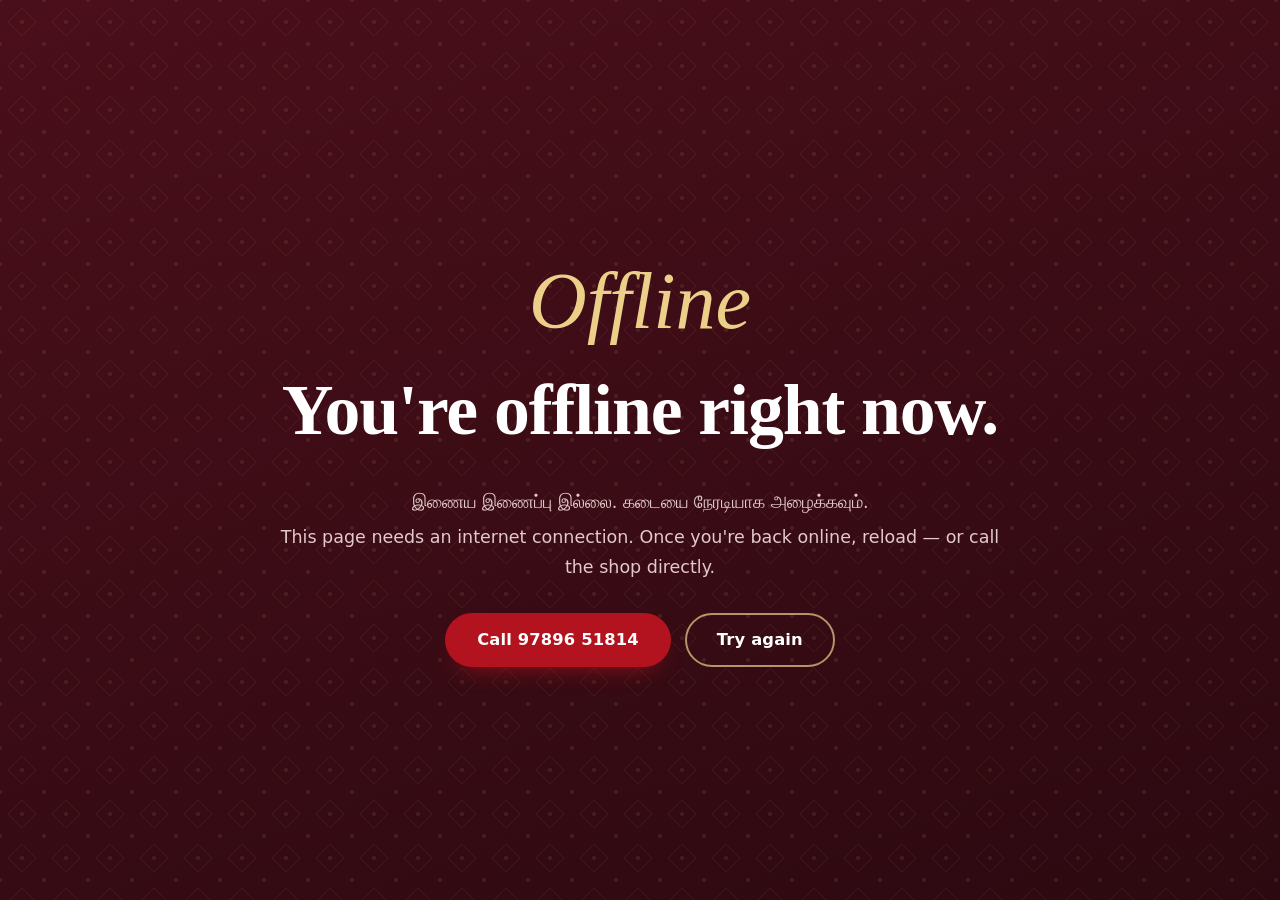
<file: offline.html>
<!DOCTYPE html>
<html lang="en">
<head>
<meta charset="UTF-8">
<meta name="viewport" content="width=device-width, initial-scale=1">
<meta http-equiv="Content-Security-Policy" content="default-src 'self'; style-src 'self' https://fonts.googleapis.com; font-src https://fonts.gstatic.com; img-src 'self' data:; object-src 'none'; base-uri 'self'">
<title>You're offline — Sakthi Tailor & Garments</title>
<meta name="robots" content="noindex">
<link rel="icon" href="favicon.png" type="image/png" sizes="48x48">
<link rel="stylesheet" href="styles.css?v=28">
</head>
<body class="error-page">
  <main class="wrap">
    <p class="code">Offline</p>
    <h1>You're offline right now.</h1>
    <p lang="ta">இணைய இணைப்பு இல்லை. கடையை நேரடியாக அழைக்கவும்.</p>
    <p>This page needs an internet connection. Once you're back online, reload — or call the shop directly.</p>
    <div class="cta-row">
      <a href="tel:+919789651814" class="btn btn-ink">Call 97896 51814</a>
      <a href="./" class="btn btn-outline">Try again</a>
    </div>
  </main>
</body>
</html>
</file>
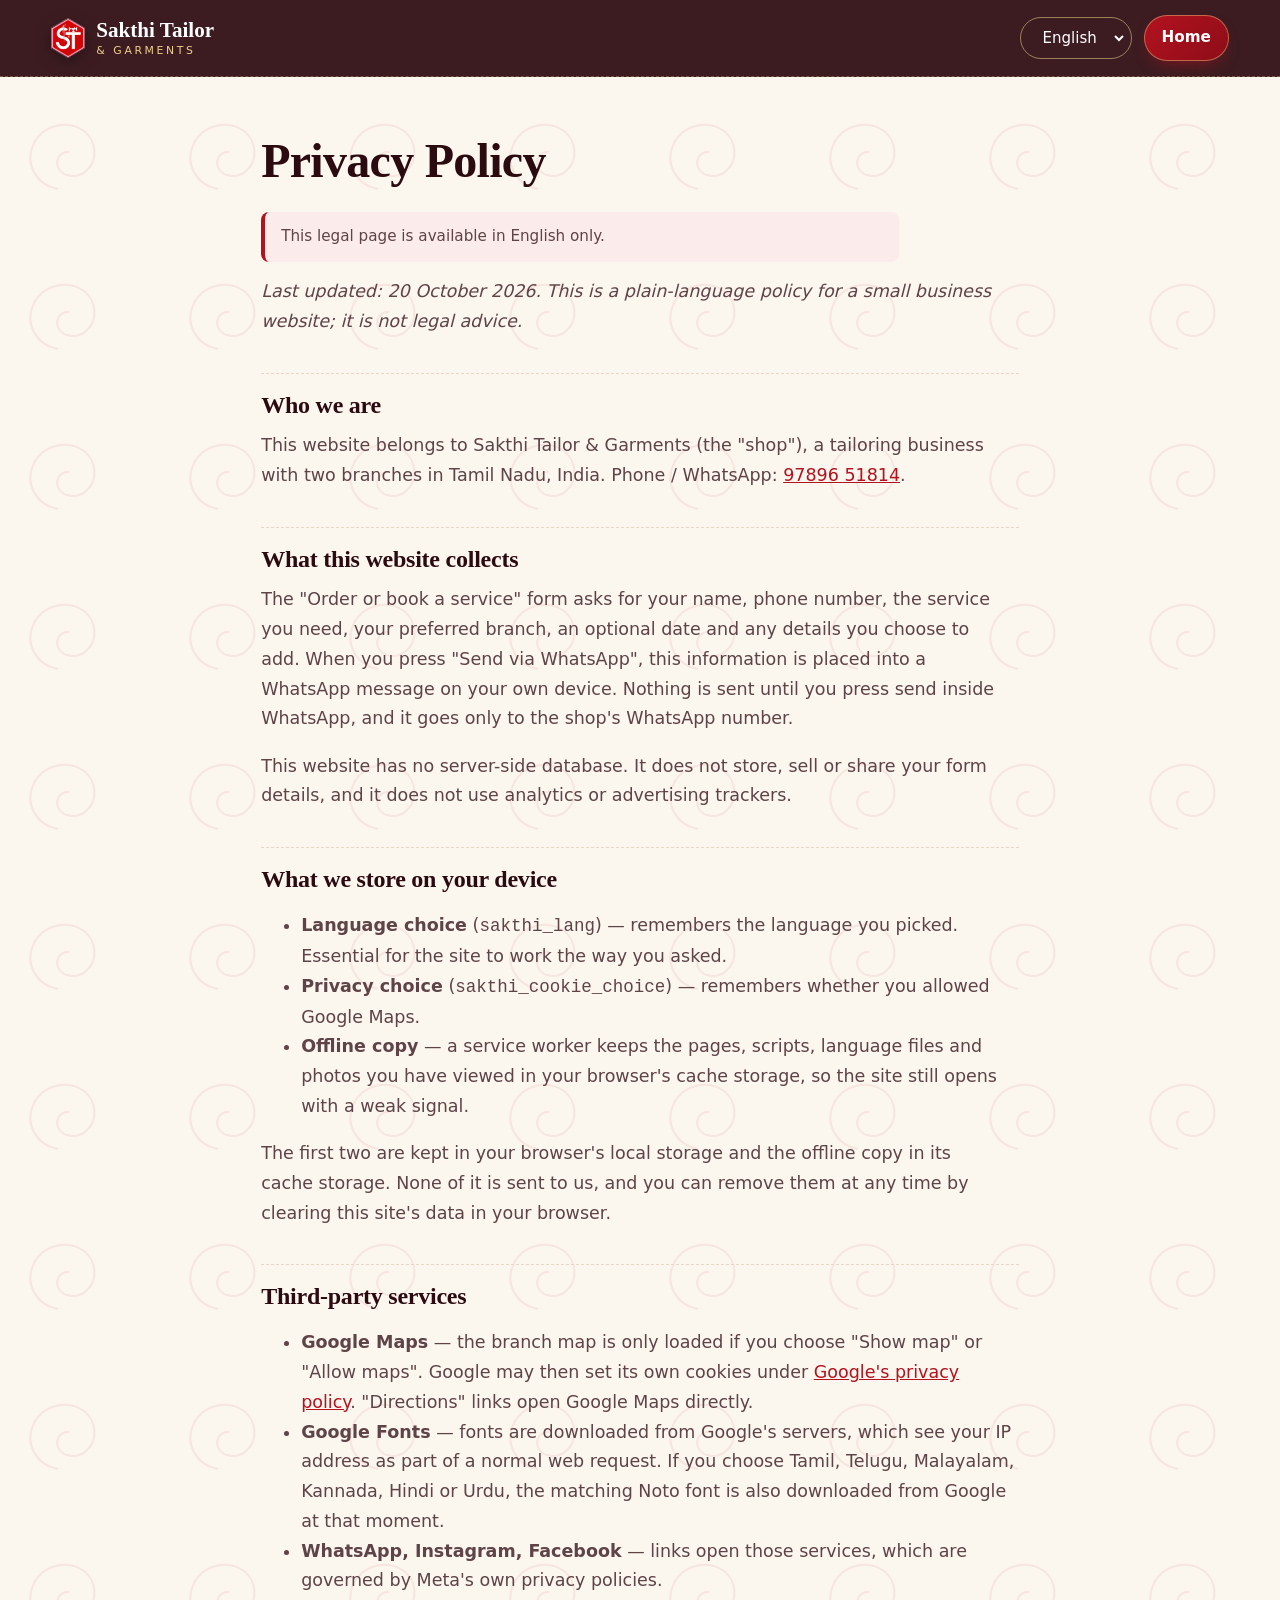
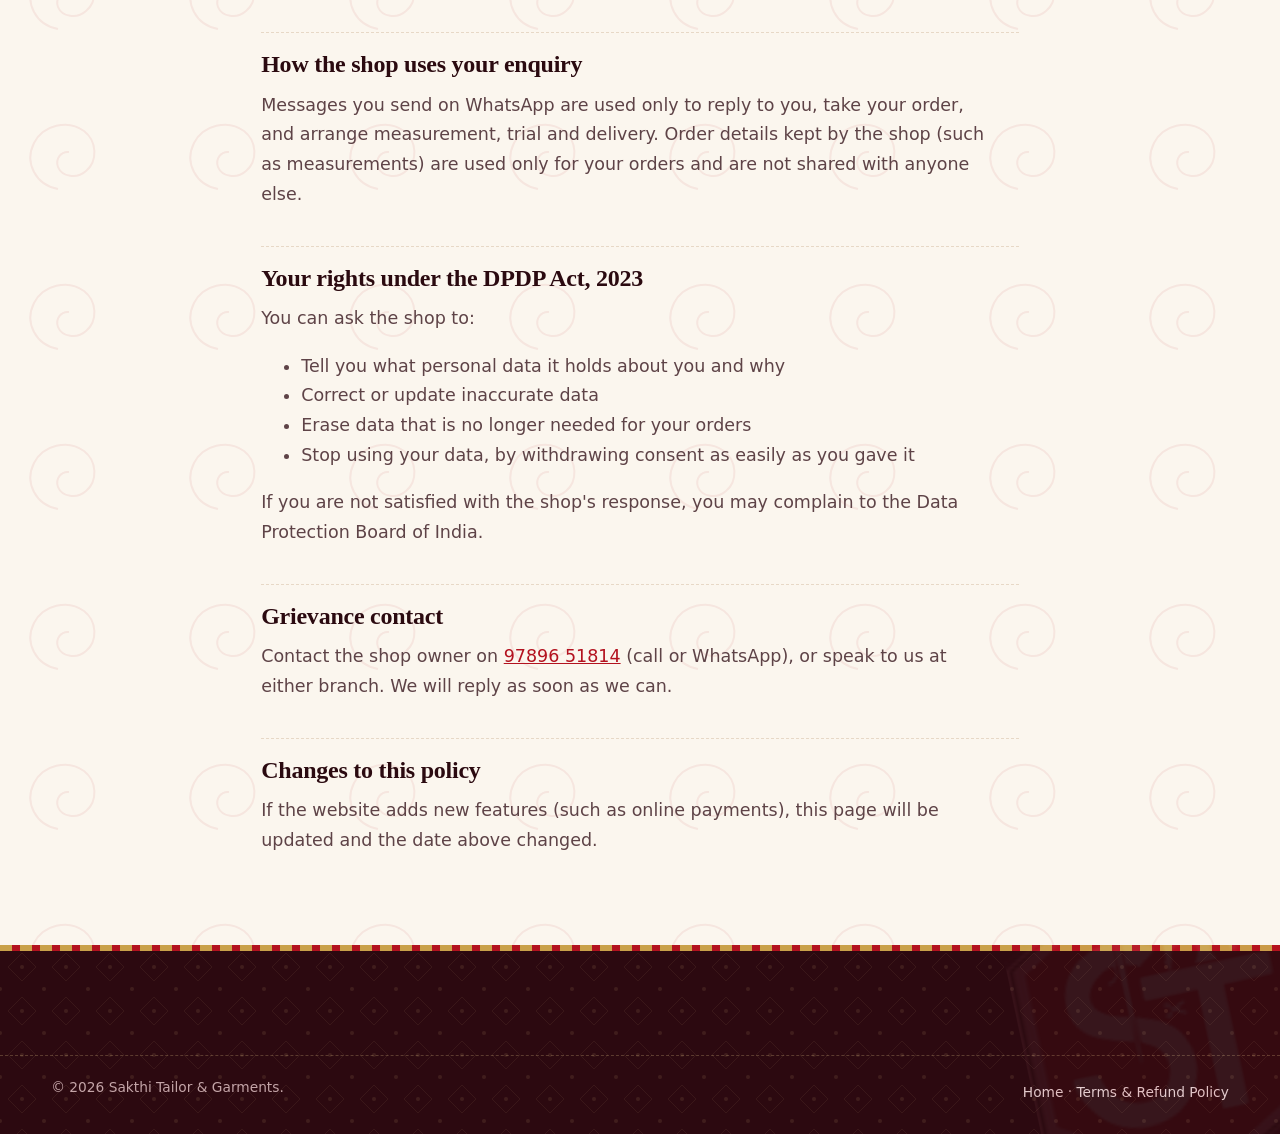
<file: privacy.html>
<!DOCTYPE html>
<html lang="en" dir="ltr">
<head>
<meta charset="UTF-8">
<meta name="viewport" content="width=device-width, initial-scale=1">
<meta http-equiv="Content-Security-Policy" content="default-src 'self'; script-src 'self'; style-src 'self' https://fonts.googleapis.com; font-src https://fonts.gstatic.com; img-src 'self' data:; connect-src 'self'; object-src 'none'; base-uri 'self'; form-action 'self'">
<meta name="referrer" content="strict-origin-when-cross-origin">
<title>Privacy Policy — Sakthi Tailor & Garments</title>
<meta name="description" content="Privacy and cookie policy for the Sakthi Tailor & Garments website, written for India's Digital Personal Data Protection Act, 2023.">
<meta name="robots" content="index, follow">
<link rel="canonical" href="https://rashvanth2007-byte.github.io/sakthi-tailor/privacy.html">
<meta property="og:type" content="website">
<meta property="og:site_name" content="Sakthi Tailor & Garments">
<meta property="og:title" content="Privacy Policy — Sakthi Tailor & Garments">
<meta property="og:description" content="What this website stores and how the shop uses your enquiry.">
<meta property="og:url" content="https://rashvanth2007-byte.github.io/sakthi-tailor/privacy.html">
<meta property="og:image" content="https://rashvanth2007-byte.github.io/sakthi-tailor/images/og-share.jpg">
<meta name="twitter:card" content="summary_large_image">
<link rel="apple-touch-icon" href="icon-192.png">
<link rel="manifest" href="manifest.json">
<meta name="theme-color" content="#4a0f1a">
<link rel="icon" href="favicon.png" type="image/png" sizes="48x48">
<link rel="stylesheet" href="https://fonts.googleapis.com/css2?family=Playfair+Display:ital,wght@0,500;0,600;0,700;1,500;1,600&family=Manrope:wght@400;500;600;700&display=swap">
<link rel="stylesheet" href="styles.css?v=28">
</head>
<body class="legal-page">
<a class="skip-link" href="#main" data-i18n="a11y.skip">Skip to content</a>
<header class="site-nav">
  <div class="wrap nav-row">
    <a href="index.html" class="brand"><img src="logo.png" alt="" width="32" height="37"><span><span class="brand-name">Sakthi Tailor</span><span class="brand-sub">&amp; Garments</span></span></a>
    <div class="nav-tools">
      <label class="lang-picker"><span class="sr-only" data-i18n="lang.label">Language</span><select class="lang-select" data-lang-select></select></label>
      <a href="index.html" class="nav-call nav-home" data-i18n="tab.home">Home</a>
    </div>
  </div>
</header>

<main id="main">
<div class="wrap" lang="en" dir="ltr">
  <h1>Privacy Policy</h1>
  <p class="legal-note" data-i18n="legal.englishOnly">This legal page is available in English only.</p>
  <p><em>Last updated: 20 October 2026. This is a plain-language policy for a small business website; it is not legal advice.</em></p>

  <h2>Who we are</h2>
  <p>This website belongs to Sakthi Tailor &amp; Garments (the "shop"), a tailoring business with two branches in Tamil Nadu, India. Phone / WhatsApp: <a href="tel:+919789651814">97896 51814</a>.</p>

  <h2>What this website collects</h2>
  <p>The "Order or book a service" form asks for your name, phone number, the service you need, your preferred branch, an optional date and any details you choose to add. When you press "Send via WhatsApp", this information is placed into a WhatsApp message on your own device. Nothing is sent until you press send inside WhatsApp, and it goes only to the shop's WhatsApp number.</p>
  <p>This website has no server-side database. It does not store, sell or share your form details, and it does not use analytics or advertising trackers.</p>

  <h2>What we store on your device</h2>
  <ul>
    <li><strong>Language choice</strong> (<code>sakthi_lang</code>) — remembers the language you picked. Essential for the site to work the way you asked.</li>
    <li><strong>Privacy choice</strong> (<code>sakthi_cookie_choice</code>) — remembers whether you allowed Google Maps.</li>
    <li><strong>Offline copy</strong> — a service worker keeps the pages, scripts, language files and photos you have viewed in your browser's cache storage, so the site still opens with a weak signal.</li>
  </ul>
  <p>The first two are kept in your browser's local storage and the offline copy in its cache storage. None of it is sent to us, and you can remove them at any time by clearing this site's data in your browser.</p>

  <h2>Third-party services</h2>
  <ul>
    <li><strong>Google Maps</strong> — the branch map is only loaded if you choose "Show map" or "Allow maps". Google may then set its own cookies under <a href="https://policies.google.com/privacy" target="_blank" rel="noopener noreferrer">Google's privacy policy</a>. "Directions" links open Google Maps directly.</li>
    <li><strong>Google Fonts</strong> — fonts are downloaded from Google's servers, which see your IP address as part of a normal web request. If you choose Tamil, Telugu, Malayalam, Kannada, Hindi or Urdu, the matching Noto font is also downloaded from Google at that moment.</li>
    <li><strong>WhatsApp, Instagram, Facebook</strong> — links open those services, which are governed by Meta's own privacy policies.</li>
  </ul>

  <h2>How the shop uses your enquiry</h2>
  <p>Messages you send on WhatsApp are used only to reply to you, take your order, and arrange measurement, trial and delivery. Order details kept by the shop (such as measurements) are used only for your orders and are not shared with anyone else.</p>

  <h2>Your rights under the DPDP Act, 2023</h2>
  <p>You can ask the shop to:</p>
  <ul>
    <li>Tell you what personal data it holds about you and why</li>
    <li>Correct or update inaccurate data</li>
    <li>Erase data that is no longer needed for your orders</li>
    <li>Stop using your data, by withdrawing consent as easily as you gave it</li>
  </ul>
  <p>If you are not satisfied with the shop's response, you may complain to the Data Protection Board of India.</p>

  <h2>Grievance contact</h2>
  <p>Contact the shop owner on <a href="tel:+919789651814">97896 51814</a> (call or WhatsApp), or speak to us at either branch. We will reply as soon as we can.</p>

  <h2>Changes to this policy</h2>
  <p>If the website adds new features (such as online payments), this page will be updated and the date above changed.</p>
</div>
</main>

<footer class="site-footer">
  <div class="wrap footer-bottom">
    <span>&copy; <span data-year>2026</span> Sakthi Tailor &amp; Garments.</span>
    <span><a class="to-top" href="index.html" data-i18n="tab.home">Home</a> · <a class="to-top" href="terms.html" data-i18n="foot.terms">Terms &amp; Refund Policy</a></span>
  </div>
</footer>
<script src="config.js?v=28" defer></script>
<script src="i18n.js?v=28" defer></script>
<script src="script.js?v=28" defer></script>
</body>
</html>
</file>
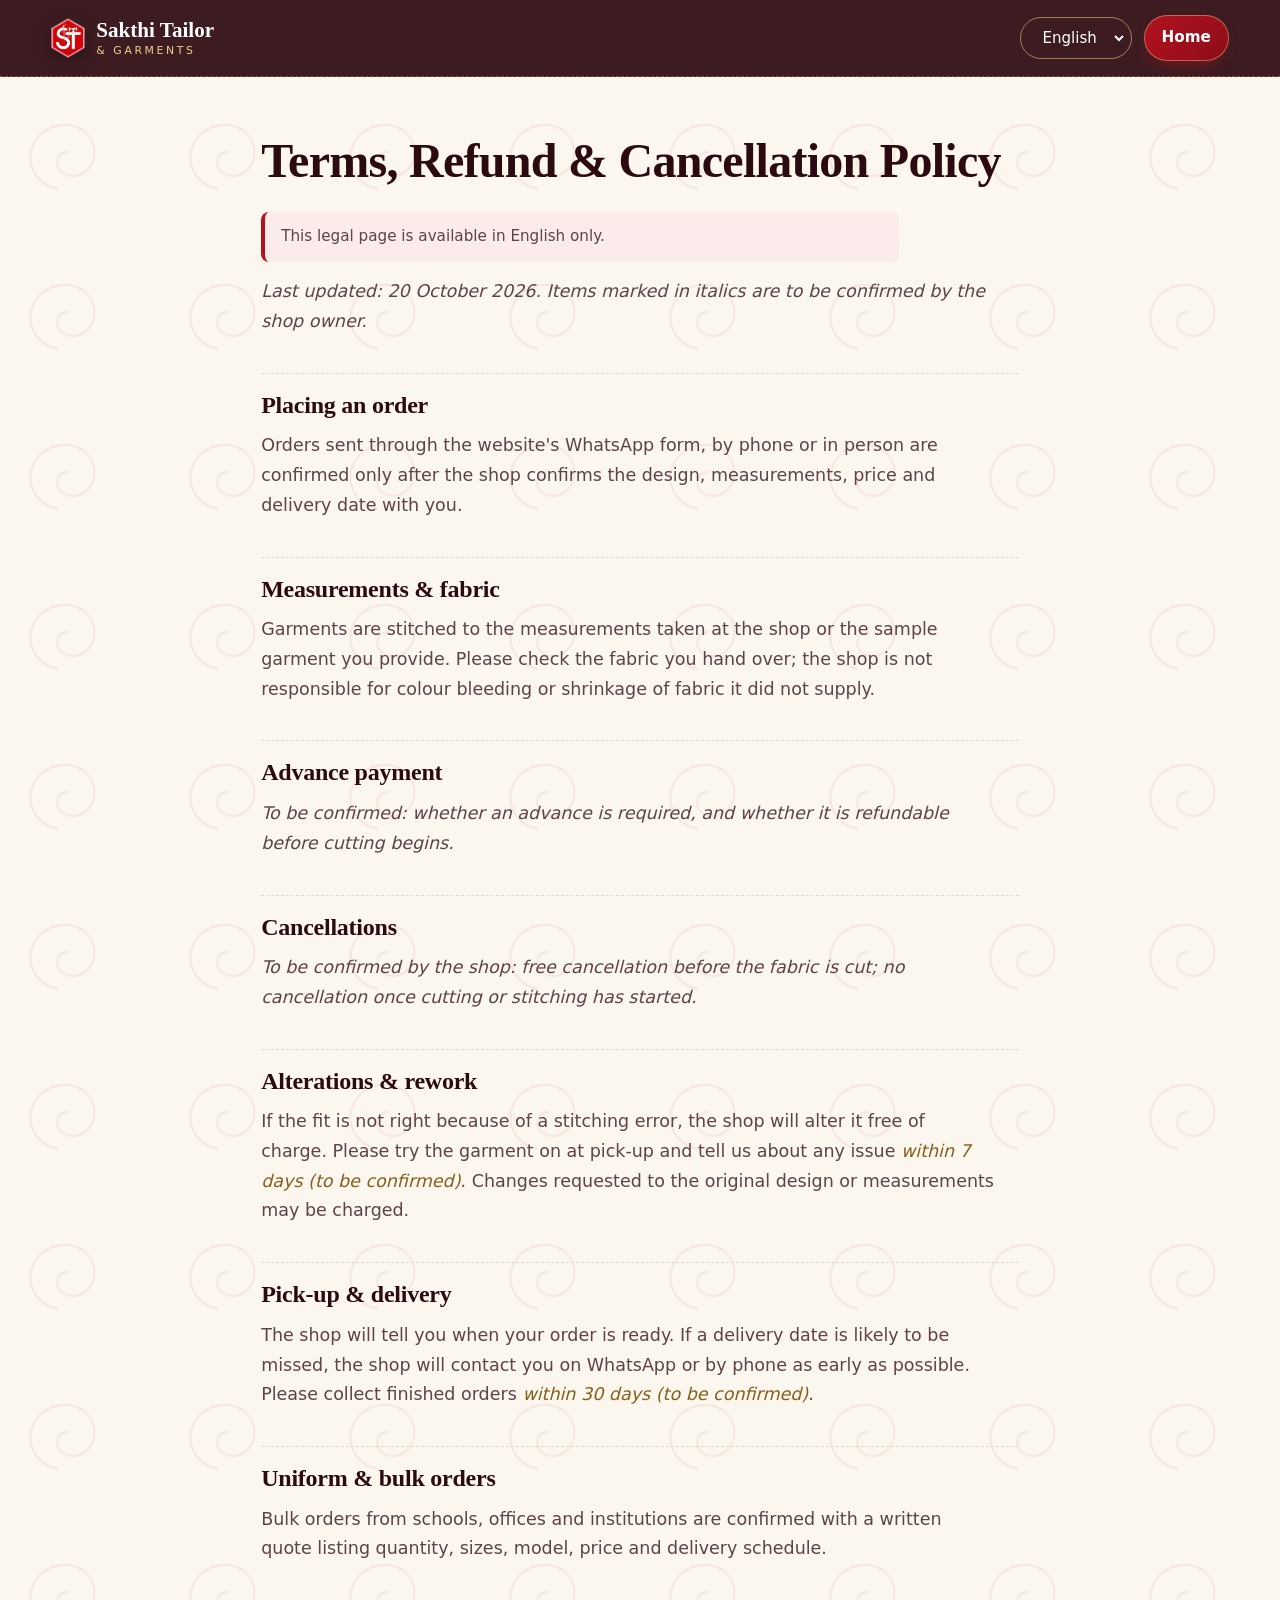
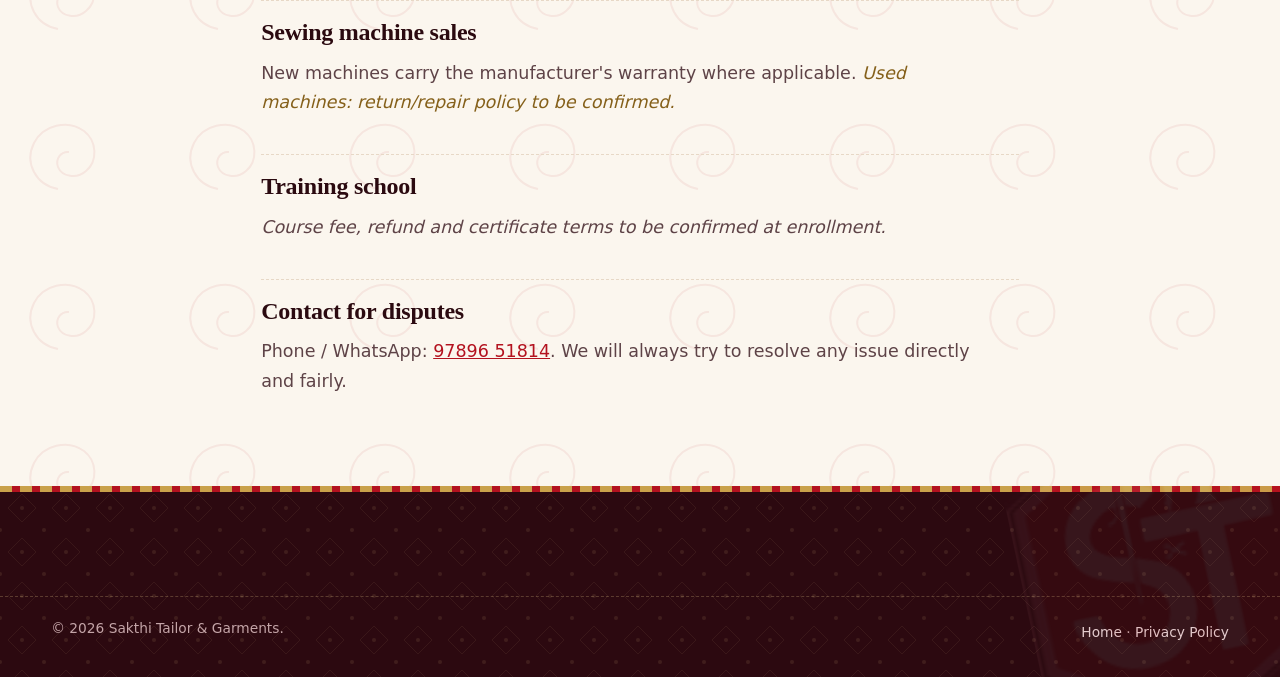
<file: terms.html>
<!DOCTYPE html>
<html lang="en" dir="ltr">
<head>
<meta charset="UTF-8">
<meta name="viewport" content="width=device-width, initial-scale=1">
<meta http-equiv="Content-Security-Policy" content="default-src 'self'; script-src 'self'; style-src 'self' https://fonts.googleapis.com; font-src https://fonts.gstatic.com; img-src 'self' data:; connect-src 'self'; object-src 'none'; base-uri 'self'; form-action 'self'">
<meta name="referrer" content="strict-origin-when-cross-origin">
<title>Terms, Refund & Cancellation Policy — Sakthi Tailor & Garments</title>
<meta name="description" content="Order terms, alterations, cancellation and refund policy for Sakthi Tailor & Garments.">
<meta name="robots" content="index, follow">
<link rel="canonical" href="https://rashvanth2007-byte.github.io/sakthi-tailor/terms.html">
<meta property="og:type" content="website">
<meta property="og:site_name" content="Sakthi Tailor & Garments">
<meta property="og:title" content="Terms, Refund & Cancellation Policy — Sakthi Tailor & Garments">
<meta property="og:description" content="Order terms, alterations, cancellation and refund policy.">
<meta property="og:url" content="https://rashvanth2007-byte.github.io/sakthi-tailor/terms.html">
<meta property="og:image" content="https://rashvanth2007-byte.github.io/sakthi-tailor/images/og-share.jpg">
<meta name="twitter:card" content="summary_large_image">
<link rel="apple-touch-icon" href="icon-192.png">
<link rel="manifest" href="manifest.json">
<meta name="theme-color" content="#4a0f1a">
<link rel="icon" href="favicon.png" type="image/png" sizes="48x48">
<link rel="stylesheet" href="https://fonts.googleapis.com/css2?family=Playfair+Display:ital,wght@0,500;0,600;0,700;1,500;1,600&family=Manrope:wght@400;500;600;700&display=swap">
<link rel="stylesheet" href="styles.css?v=28">
</head>
<body class="legal-page">
<a class="skip-link" href="#main" data-i18n="a11y.skip">Skip to content</a>
<header class="site-nav">
  <div class="wrap nav-row">
    <a href="index.html" class="brand"><img src="logo.png" alt="" width="32" height="37"><span><span class="brand-name">Sakthi Tailor</span><span class="brand-sub">&amp; Garments</span></span></a>
    <div class="nav-tools">
      <label class="lang-picker"><span class="sr-only" data-i18n="lang.label">Language</span><select class="lang-select" data-lang-select></select></label>
      <a href="index.html" class="nav-call nav-home" data-i18n="tab.home">Home</a>
    </div>
  </div>
</header>

<main id="main">
<div class="wrap" lang="en" dir="ltr">
  <h1>Terms, Refund &amp; Cancellation Policy</h1>
  <p class="legal-note" data-i18n="legal.englishOnly">This legal page is available in English only.</p>
  <p><em>Last updated: 20 October 2026. Items marked in italics are to be confirmed by the shop owner.</em></p>

  <h2>Placing an order</h2>
  <p>Orders sent through the website's WhatsApp form, by phone or in person are confirmed only after the shop confirms the design, measurements, price and delivery date with you.</p>

  <h2>Measurements &amp; fabric</h2>
  <p>Garments are stitched to the measurements taken at the shop or the sample garment you provide. Please check the fabric you hand over; the shop is not responsible for colour bleeding or shrinkage of fabric it did not supply.</p>

  <h2>Advance payment</h2>
  <p class="to-fill">To be confirmed: whether an advance is required, and whether it is refundable before cutting begins.</p>

  <h2>Cancellations</h2>
  <p class="to-fill">To be confirmed by the shop: free cancellation before the fabric is cut; no cancellation once cutting or stitching has started.</p>

  <h2>Alterations &amp; rework</h2>
  <p>If the fit is not right because of a stitching error, the shop will alter it free of charge. Please try the garment on at pick-up and tell us about any issue <span class="to-fill">within 7 days (to be confirmed)</span>. Changes requested to the original design or measurements may be charged.</p>

  <h2>Pick-up &amp; delivery</h2>
  <p>The shop will tell you when your order is ready. If a delivery date is likely to be missed, the shop will contact you on WhatsApp or by phone as early as possible. Please collect finished orders <span class="to-fill">within 30 days (to be confirmed)</span>.</p>

  <h2>Uniform &amp; bulk orders</h2>
  <p>Bulk orders from schools, offices and institutions are confirmed with a written quote listing quantity, sizes, model, price and delivery schedule.</p>

  <h2>Sewing machine sales</h2>
  <p>New machines carry the manufacturer's warranty where applicable. <span class="to-fill">Used machines: return/repair policy to be confirmed.</span></p>

  <h2>Training school</h2>
  <p class="to-fill">Course fee, refund and certificate terms to be confirmed at enrollment.</p>

  <h2>Contact for disputes</h2>
  <p>Phone / WhatsApp: <a href="tel:+919789651814">97896 51814</a>. We will always try to resolve any issue directly and fairly.</p>
</div>
</main>

<footer class="site-footer">
  <div class="wrap footer-bottom">
    <span>&copy; <span data-year>2026</span> Sakthi Tailor &amp; Garments.</span>
    <span><a class="to-top" href="index.html" data-i18n="tab.home">Home</a> · <a class="to-top" href="privacy.html" data-i18n="foot.privacy">Privacy Policy</a></span>
  </div>
</footer>
<script src="config.js?v=28" defer></script>
<script src="i18n.js?v=28" defer></script>
<script src="script.js?v=28" defer></script>
</body>
</html>
</file>
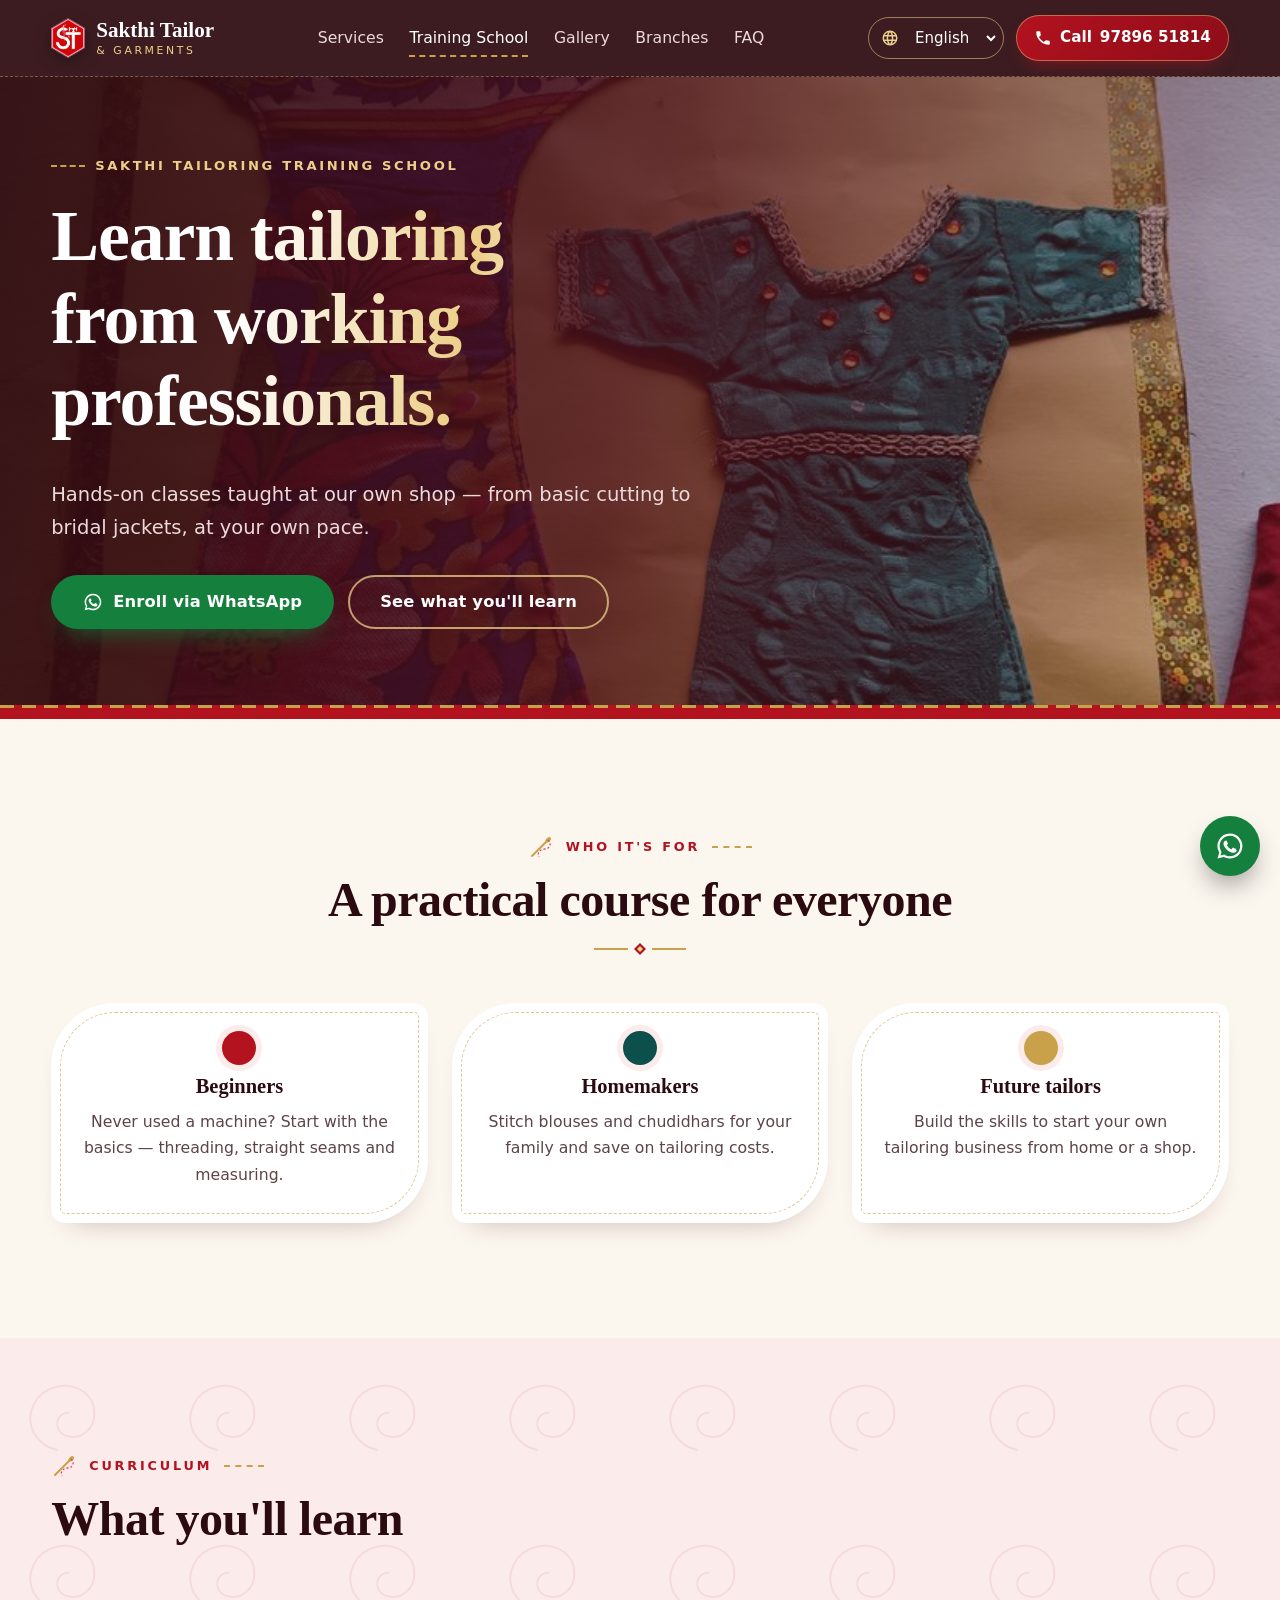
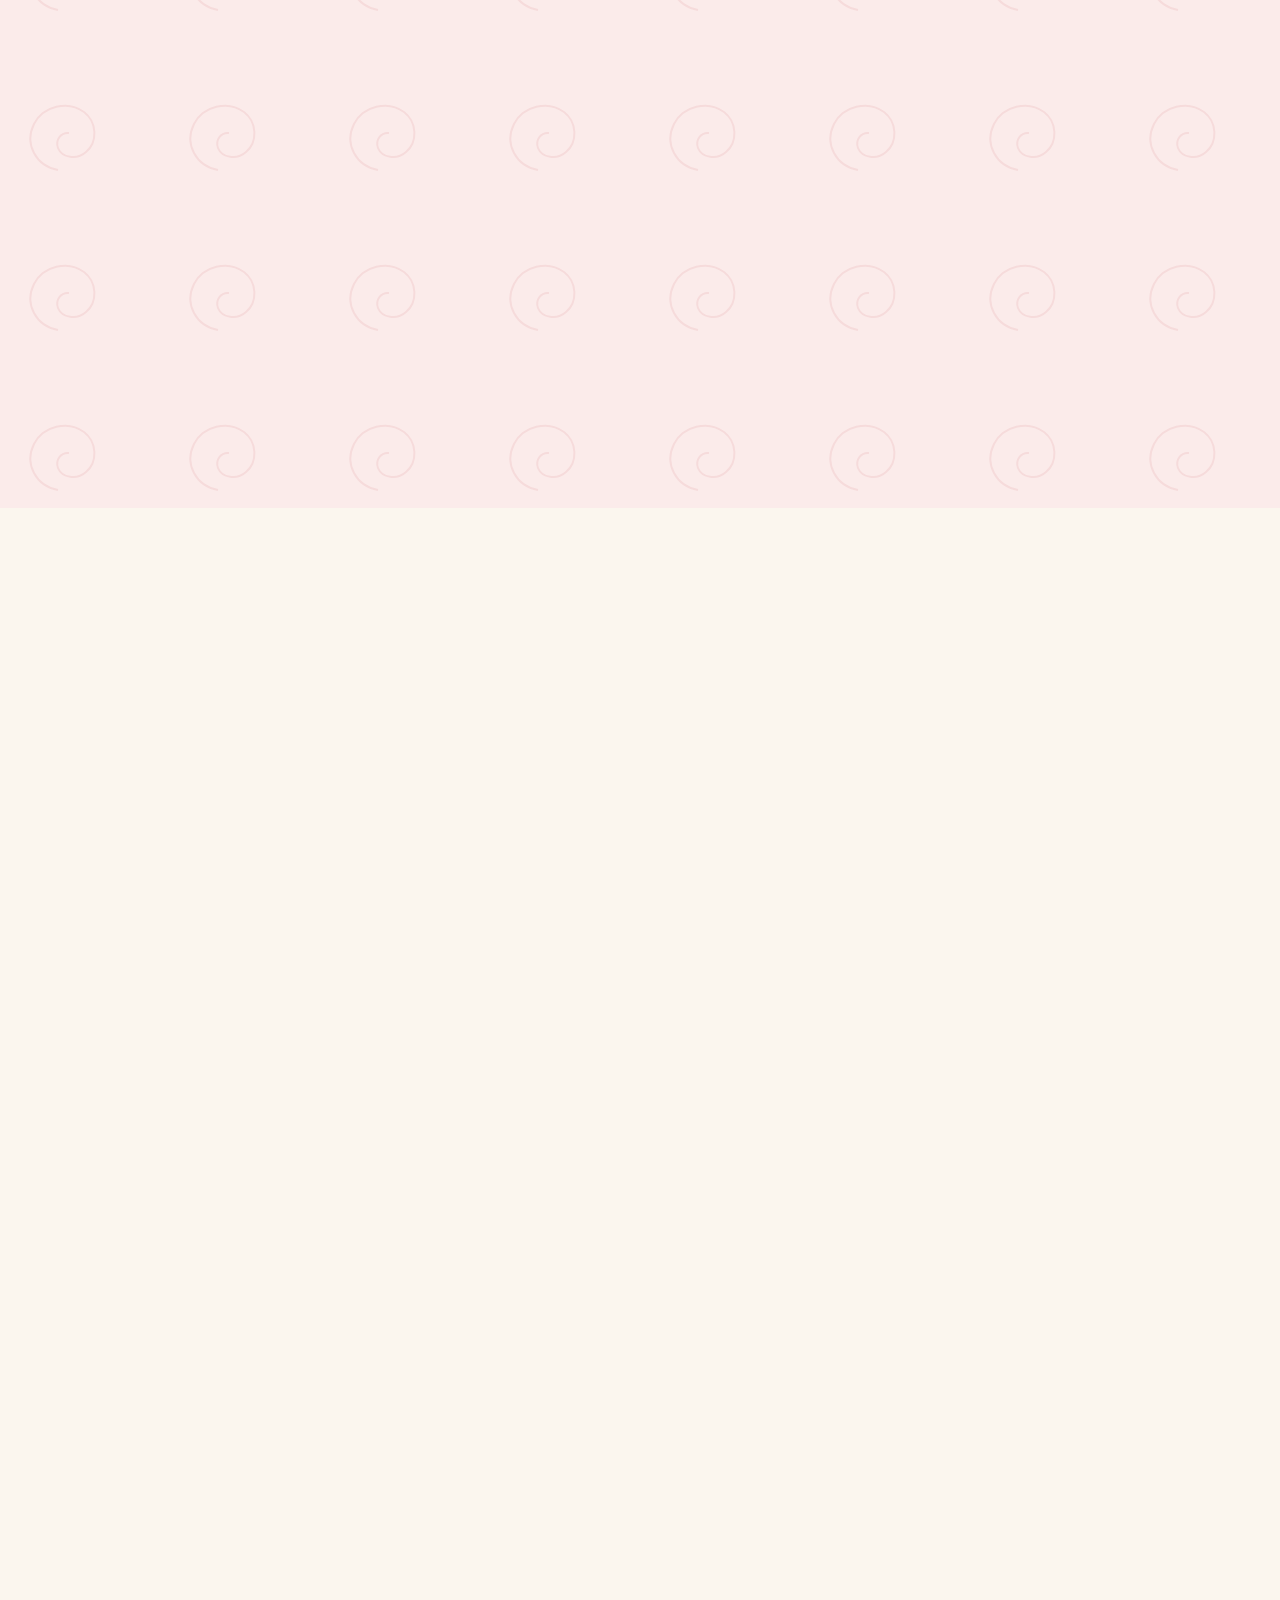
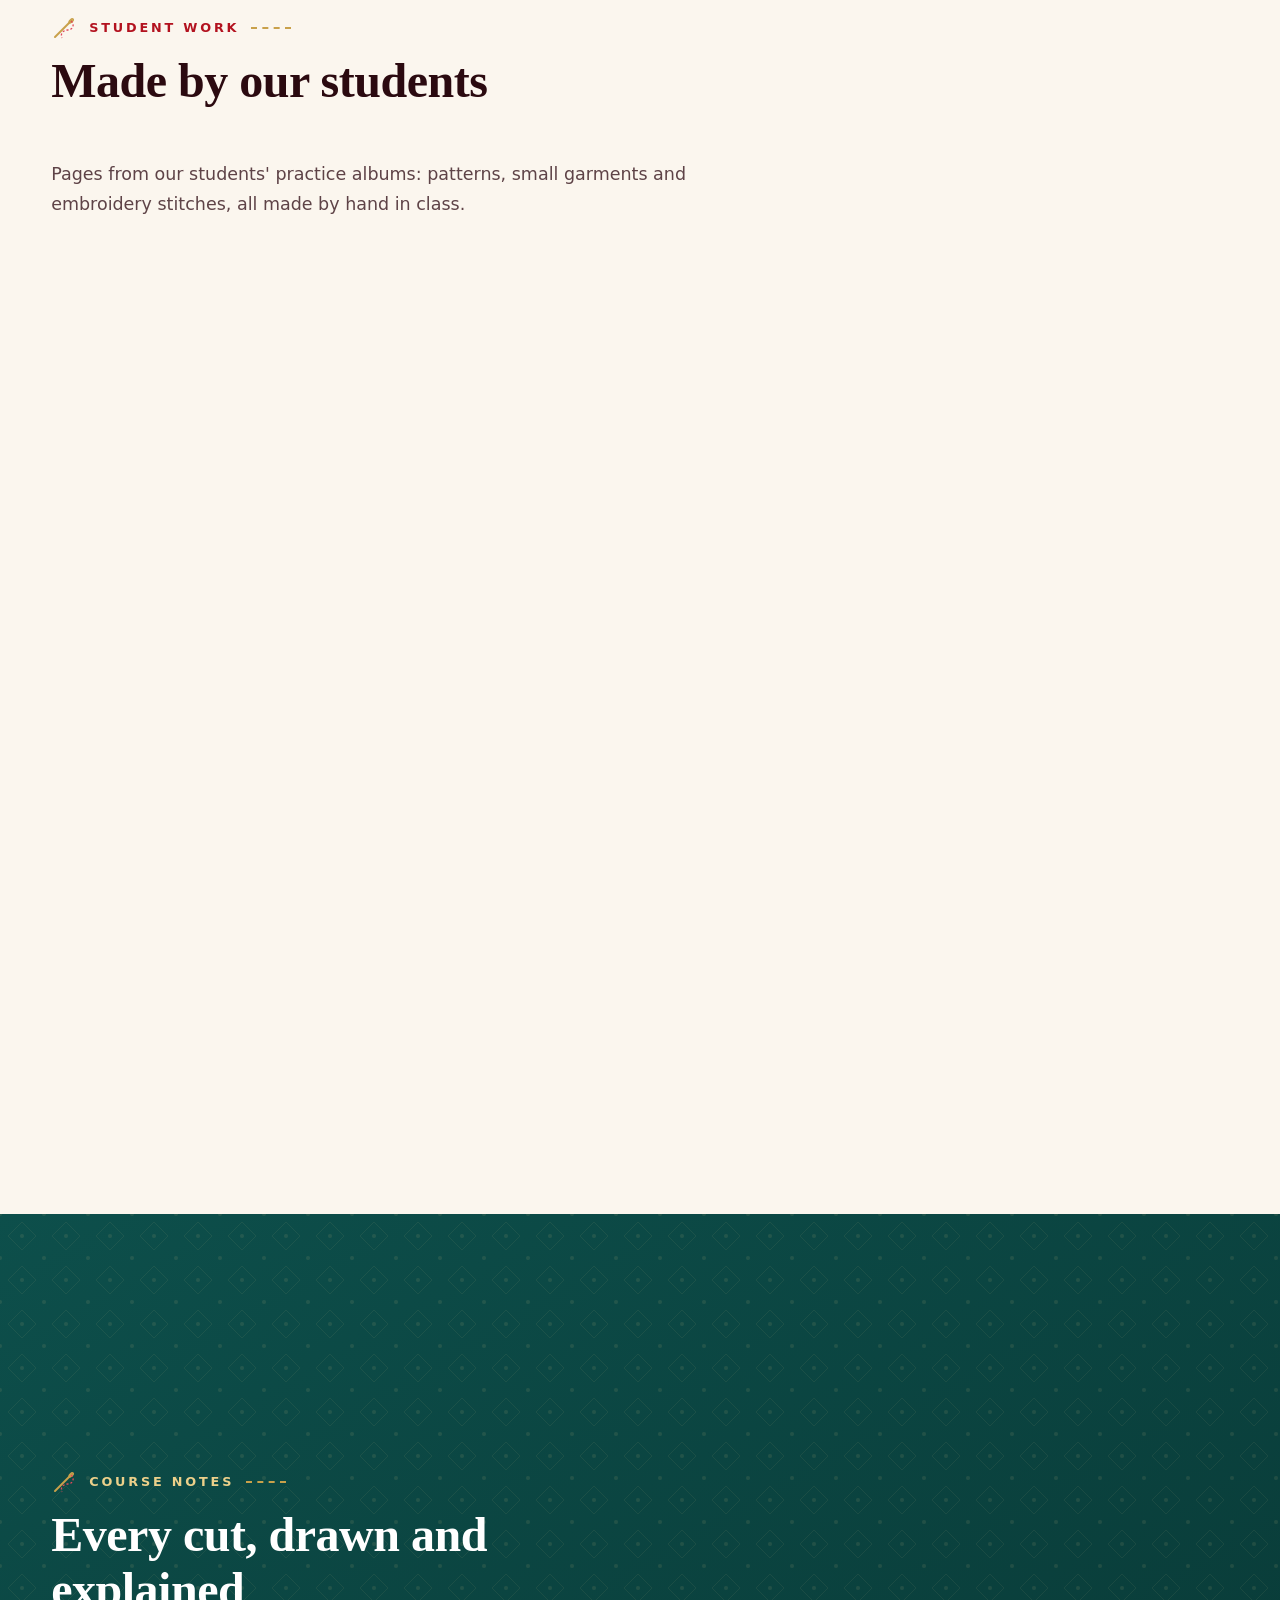
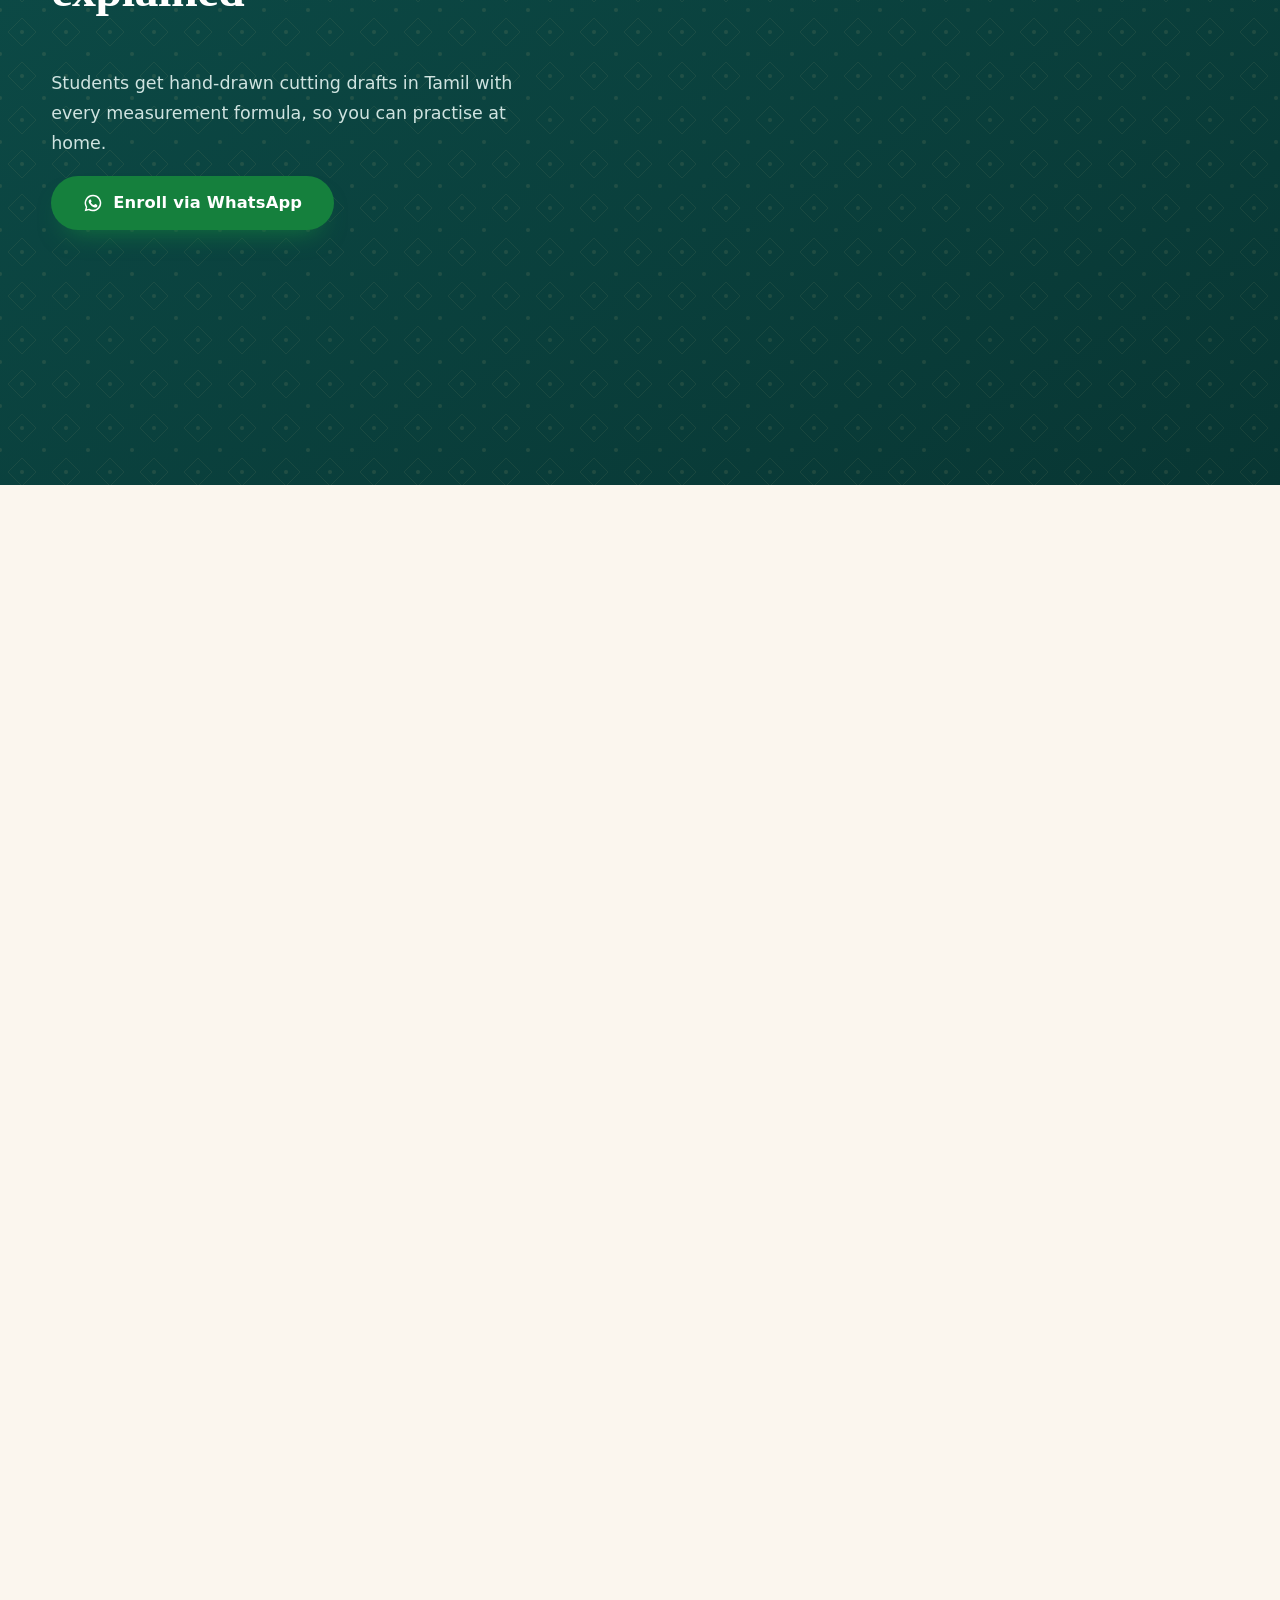
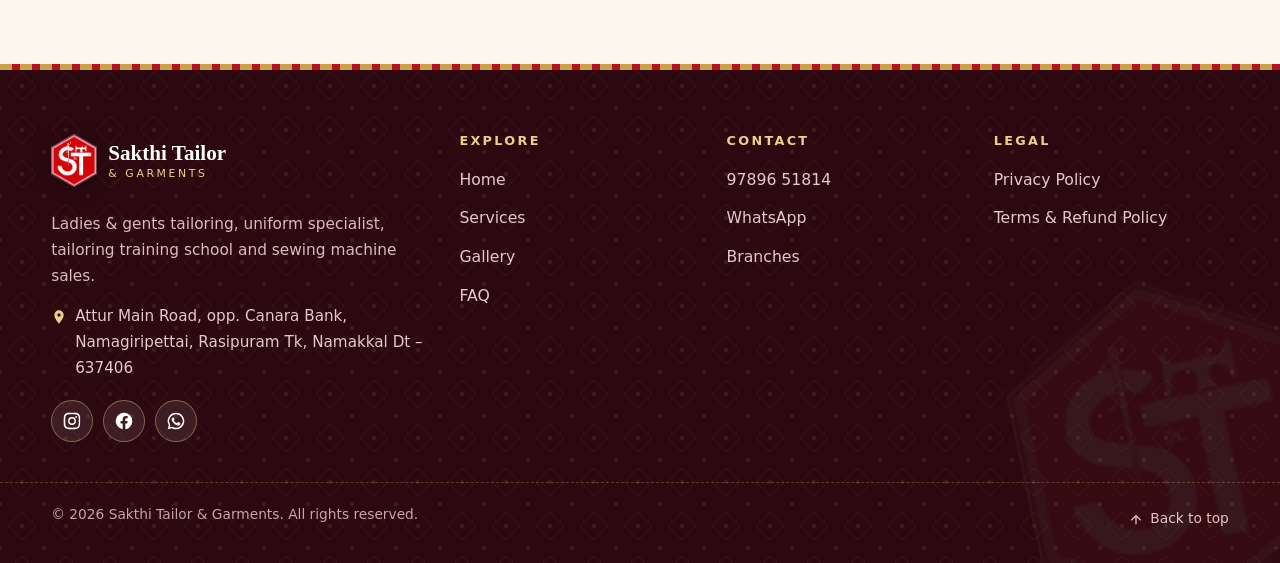
<file: training.html>
<!DOCTYPE html>
<html lang="en" dir="ltr">
<head>
<meta charset="UTF-8">
<meta name="viewport" content="width=device-width, initial-scale=1">
<meta http-equiv="Content-Security-Policy" content="default-src 'self'; script-src 'self'; style-src 'self' https://fonts.googleapis.com; font-src https://fonts.gstatic.com; img-src 'self' data:; connect-src 'self'; object-src 'none'; base-uri 'self'; form-action 'self'">
<meta name="referrer" content="strict-origin-when-cross-origin">
<title>Sakthi Tailoring Training School — Learn Cutting & Stitching</title>
<meta name="description" content="Hands-on tailoring classes at a working shop: blouse and chudidhar cutting, princess cut, necklines, aari work and model jackets. Enroll on WhatsApp.">
<meta name="robots" content="index, follow">
<link rel="canonical" href="https://rashvanth2007-byte.github.io/sakthi-tailor/training.html">
<meta property="og:type" content="website">
<meta property="og:title" content="Sakthi Tailoring Training School — Learn Cutting & Stitching">
<meta property="og:description" content="Hands-on tailoring classes at a working shop. Enroll on WhatsApp.">
<meta property="og:url" content="https://rashvanth2007-byte.github.io/sakthi-tailor/training.html">
<meta property="og:image" content="https://rashvanth2007-byte.github.io/sakthi-tailor/images/og-share.jpg">
<meta property="og:image:width" content="1200">
<meta property="og:image:height" content="630">
<meta property="og:image:alt" content="Sakthi Tailor &amp; Garments: blouses, aari work, uniforms and training. WhatsApp 97896 51814">
<meta name="twitter:image" content="https://rashvanth2007-byte.github.io/sakthi-tailor/images/og-share.jpg">
<meta property="og:site_name" content="Sakthi Tailor & Garments">
<meta name="twitter:card" content="summary_large_image">
<meta name="theme-color" content="#4a0f1a">
<link rel="icon" href="favicon.png" type="image/png" sizes="48x48">
<link rel="apple-touch-icon" href="icon-192.png">
<link rel="manifest" href="manifest.json">
<link rel="preconnect" href="https://fonts.googleapis.com">
<link rel="preconnect" href="https://fonts.gstatic.com" crossorigin>
<link rel="stylesheet" href="https://fonts.googleapis.com/css2?family=Playfair+Display:ital,wght@0,500;0,600;0,700;1,500;1,600&family=Manrope:wght@400;500;600;700&display=swap">
<link rel="stylesheet" href="styles.css?v=28">
<script type="application/ld+json">
{
  "@context": "https://schema.org",
  "@type": "Course",
  "name": "Tailoring — Cutting & Stitching",
  "description": "Hands-on cutting and stitching course taught at Sakthi Tailor & Garments: blouse and chudidhar cutting, necklines, aari work and model jackets.",
  "inLanguage": ["ta", "en"],
  "hasCourseInstance": {"@type": "CourseInstance", "courseMode": "onsite", "location": {"@type": "Place", "name": "Sakthi Tailor & Garments", "address": "Attur Main Road, opp. Canara Bank, Namagiripettai, Tamil Nadu 637406, India"}},
  "provider": {"@type": "Organization", "name": "Sakthi Tailoring Training School", "url": "https://rashvanth2007-byte.github.io/sakthi-tailor/"}
}
</script>
</head>
<body class="page-training">
<a class="skip-link" href="#main" data-i18n="a11y.skip">Skip to content</a>
<svg class="sprite" aria-hidden="true" focusable="false">
  <symbol id="i-wa" viewBox="0 0 24 24"><path fill="currentColor" d="M12 2a10 10 0 0 0-8.6 15.1L2 22l5-1.3A10 10 0 1 0 12 2zm0 18.2c-1.5 0-3-.4-4.3-1.2l-.3-.2-3 .8.8-2.9-.2-.3A8.2 8.2 0 1 1 12 20.2zm4.5-6.1c-.2-.1-1.5-.7-1.7-.8-.2-.1-.4-.1-.6.1l-.8 1c-.1.2-.3.2-.5.1a6.7 6.7 0 0 1-3.3-2.9c-.3-.4.2-.4.7-1.3.1-.2 0-.3 0-.4l-.8-1.8c-.2-.5-.4-.4-.6-.4h-.5a1 1 0 0 0-.7.3 3 3 0 0 0-.9 2.2c0 1.3.9 2.5 1.1 2.7.1.2 1.8 2.8 4.4 3.9 1.6.7 2.3.8 3.1.6.5-.1 1.5-.6 1.7-1.2.2-.6.2-1.1.2-1.2-.1-.1-.3-.2-.5-.3z"/></symbol>
  <symbol id="i-ig" viewBox="0 0 24 24"><path fill="currentColor" d="M12 7.3a4.7 4.7 0 1 0 0 9.4 4.7 4.7 0 0 0 0-9.4zm0 7.7a3 3 0 1 1 0-6 3 3 0 0 1 0 6zm6-7.9a1.1 1.1 0 1 1-2.2 0 1.1 1.1 0 0 1 2.2 0zM21.9 8c-.1-1.6-.4-3-1.6-4.2S17.6 2.2 16 2.1C14.4 2 9.6 2 8 2.1 6.4 2.2 5 2.5 3.8 3.7S2.2 6.4 2.1 8C2 9.6 2 14.4 2.1 16c.1 1.6.4 3 1.6 4.2s2.6 1.5 4.2 1.6c1.6.1 6.4.1 8 0 1.6-.1 3-.4 4.2-1.6s1.5-2.6 1.6-4.2c.1-1.6.1-6.4 0-8zm-2.1 9.8a3.3 3.3 0 0 1-1.8 1.8c-1.3.5-4.3.4-5.9.4s-4.6.1-5.9-.4a3.3 3.3 0 0 1-1.8-1.8C3.9 16.5 4 13.6 4 12s-.1-4.6.4-5.9A3.3 3.3 0 0 1 6.2 4.4C7.4 3.9 10.4 4 12 4s4.6-.1 5.9.4a3.3 3.3 0 0 1 1.8 1.8c.5 1.3.4 4.2.4 5.8s.1 4.6-.4 5.8z"/></symbol>
  <symbol id="i-fb" viewBox="0 0 24 24"><path fill="currentColor" d="M22 12a10 10 0 1 0-11.6 9.9v-7H7.9V12h2.5V9.8c0-2.5 1.5-3.9 3.8-3.9 1.1 0 2.2.2 2.2.2v2.5h-1.3c-1.2 0-1.6.8-1.6 1.6V12h2.8l-.4 2.9h-2.3v7A10 10 0 0 0 22 12z"/></symbol>
  <symbol id="i-phone" viewBox="0 0 24 24"><path fill="currentColor" d="M6.6 10.8a15.1 15.1 0 0 0 6.6 6.6l2.2-2.2c.3-.3.7-.4 1-.2 1.1.4 2.3.6 3.6.6.6 0 1 .4 1 1V20c0 .6-.4 1-1 1A17 17 0 0 1 3 4c0-.6.4-1 1-1h3.5c.6 0 1 .4 1 1 0 1.3.2 2.5.6 3.6.1.3 0 .7-.2 1l-2.3 2.2z"/></symbol>
  <symbol id="i-pin" viewBox="0 0 24 24"><path fill="currentColor" d="M12 2a7 7 0 0 0-7 7c0 5.3 7 13 7 13s7-7.7 7-13a7 7 0 0 0-7-7zm0 9.5a2.5 2.5 0 1 1 0-5 2.5 2.5 0 0 1 0 5z"/></symbol>
  <symbol id="i-globe" viewBox="0 0 24 24"><path fill="currentColor" d="M12 2a10 10 0 1 0 0 20 10 10 0 0 0 0-20zm6.9 6h-3a15.7 15.7 0 0 0-1.4-3.6A8 8 0 0 1 18.9 8zM12 4c.8 1.2 1.5 2.5 1.9 4h-3.8c.4-1.4 1.1-2.8 1.9-4zM4.3 14a8.2 8.2 0 0 1 0-4h3.4a16.5 16.5 0 0 0 0 4H4.3zm.8 2h3c.3 1.3.8 2.5 1.4 3.6A8 8 0 0 1 5.1 16zm3-8h-3a8 8 0 0 1 4.4-3.6C8.9 5.5 8.4 6.7 8.1 8zM12 20c-.8-1.2-1.5-2.5-1.9-4h3.8c-.4 1.4-1.1 2.8-1.9 4zm2.3-6H9.7a14.7 14.7 0 0 1 0-4h4.6a14.7 14.7 0 0 1 0 4zm.3 5.6c.6-1.1 1.1-2.3 1.4-3.6h3a8 8 0 0 1-4.4 3.6zm1.7-5.6a16.5 16.5 0 0 0 0-4h3.4a8.2 8.2 0 0 1 0 4h-3.4z"/></symbol>
  <symbol id="i-up" viewBox="0 0 24 24"><path fill="currentColor" d="M12 5.6 4.3 13.3l1.4 1.4L11 9.4V20h2V9.4l5.3 5.3 1.4-1.4z"/></symbol>
</svg>

<header class="site-nav" id="top">
  <div class="wrap nav-row">
    <a href="index.html" class="brand">
      <img src="logo.png" alt="" width="32" height="37">
      <span><span class="brand-name">Sakthi Tailor</span><span class="brand-sub">&amp; Garments</span></span>
    </a>
    <nav class="nav-links" id="navLinks" data-i18n-aria="nav.mainLabel" aria-label="Main menu">
      <a href="index.html#services" data-i18n="nav.services">Services</a>
      <a href="training.html" aria-current="page" data-i18n="nav.training">Training School</a>
      <a href="index.html#work" data-i18n="nav.work">Gallery</a>
      <a href="index.html#branches" data-i18n="nav.branches">Branches</a>
      <a href="index.html#faq" data-i18n="nav.faq">FAQ</a>
    </nav>
    <div class="nav-tools">
      <label class="lang-picker">
        <svg width="18" height="18" aria-hidden="true"><use href="#i-globe"/></svg>
        <span class="sr-only" data-i18n="lang.label">Language</span>
        <select class="lang-select" data-lang-select></select>
      </label>
      <a href="tel:+919789651814" class="nav-call"><svg width="18" height="18" aria-hidden="true"><use href="#i-phone"/></svg><span data-i18n="nav.call">Call</span> <span class="nowrap">97896 51814</span></a>
      <button type="button" class="nav-toggle" id="navToggle" aria-expanded="false" aria-controls="navLinks"><span class="sr-only" data-i18n="nav.menu">Menu</span><span class="bars" aria-hidden="true"></span></button>
    </div>
  </div>
</header>

<main id="main">
<section class="hero hero-training" aria-labelledby="heroTitle">
  <div class="wrap">
    <p class="eyebrow" data-i18n="tr.eyebrow">Sakthi Tailoring Training School</p>
    <h1 id="heroTitle" data-i18n="tr.title">Learn tailoring from working professionals.</h1>
    <p class="lead" data-i18n="tr.lead">Hands-on classes taught at our own shop — from basic cutting to bridal jackets, at your own pace.</p>
    <div class="cta-row">
      <a href="index.html?service=Training#booking" class="btn btn-wa"><svg width="20" height="20" aria-hidden="true"><use href="#i-wa"/></svg><span data-i18n="tr.enroll">Enroll via WhatsApp</span></a>
      <a href="#curriculum" class="btn btn-ghost" data-i18n="tr.seeCourse">See what you'll learn</a>
    </div>
  </div>
</section>

<section id="for-whom" class="reveal" aria-labelledby="whoTitle">
  <div class="wrap">
    <div class="section-head center">
      <p class="kicker" data-i18n="tr.whoKicker">Who it's for</p>
      <h2 id="whoTitle" data-i18n="tr.whoTitle">A practical course for everyone</h2>
    </div>
    <ul class="who-grid">
      <li><h3 data-i18n="tr.who1">Beginners</h3><p data-i18n="tr.who1d">Never used a machine? Start with the basics — threading, straight seams and measuring.</p></li>
      <li><h3 data-i18n="tr.who2">Homemakers</h3><p data-i18n="tr.who2d">Stitch blouses and chudidhars for your family and save on tailoring costs.</p></li>
      <li><h3 data-i18n="tr.who3">Future tailors</h3><p data-i18n="tr.who3d">Build the skills to start your own tailoring business from home or a shop.</p></li>
    </ul>
  </div>
</section>

<section id="curriculum" class="reveal" aria-labelledby="curTitle">
  <div class="wrap">
    <div class="section-head">
      <p class="kicker" data-i18n="tr.curKicker">Curriculum</p>
      <h2 id="curTitle" data-i18n="tr.curTitle">What you'll learn</h2>
    </div>
    <div class="service-groups">
      <div class="service-group">
        <h3 data-i18n="tr.cutting">Cutting</h3>
        <ul>
          <li data-i18n="tr.c1">Taking body measurements</li>
          <li data-i18n="tr.c2">Sadha blouse and chudidhar cutting</li>
          <li data-i18n="tr.c3">Lining blouse cutting</li>
          <li data-i18n="tr.c4">Princess cut</li>
          <li data-i18n="tr.c5">Two- and three-piece katori cutting</li>
        </ul>
      </div>
      <div class="service-group">
        <h3 data-i18n="tr.stitching">Stitching &amp; finishing</h3>
        <ul>
          <li data-i18n="tr.s1">Boat neck, collar neck and closed neck</li>
          <li data-i18n="tr.s2">Chudidhar and blouse finishing</li>
          <li data-i18n="tr.s3">Aari work and machine embroidery basics</li>
          <li data-i18n="tr.s4">Model and bridal jackets</li>
          <li data-i18n="tr.s5">Saree frock, zig-zag and pico</li>
        </ul>
      </div>
    </div>
  </div>
</section>

<section class="reveal" aria-labelledby="toolsTitle">
  <div class="wrap">
    <div class="section-head">
      <p class="kicker" data-i18n="tr.toolsKicker">Real tools</p>
      <h2 id="toolsTitle" data-i18n="tr.toolsTitle">Tools you'll work with</h2>
      <p data-i18n="tr.toolsLead">The same pattern-drafting tools and machines used at the shop every day.</p>
    </div>
    <div class="photo-grid">
      <figure><img src="images/tool-curve-ruler.jpg" alt="Tailor's curve ruler for pattern drafting" loading="lazy" width="675" height="1200"><figcaption data-i18n="cap.ruler">Curve ruler and scale</figcaption></figure>
      <figure><img src="images/tool-chalk-pattern.jpg" alt="Chalk pattern marked on fabric for cutting practice" loading="lazy" width="675" height="1200"><figcaption data-i18n="cap.pattern">Pattern marking</figcaption></figure>
      <figure><img src="images/tool-chalk.jpg" alt="Tailor chalk used to mark fabric" loading="lazy" width="675" height="1200"><figcaption data-i18n="cap.chalk">Tailor chalk</figcaption></figure>
      <figure><img src="images/tool-shears-1.jpg" alt="Tailoring shears used for cutting" loading="lazy" width="675" height="1200"><figcaption data-i18n="cap.shears">Cutting shears</figcaption></figure>
      <figure><img src="images/tool-brother-machine.jpg" srcset="images/sm/tool-brother-machine.jpg 600w, images/tool-brother-machine.jpg 1200w" sizes="(max-width: 640px) 45vw, 280px" alt="Industrial sewing machine used in class" loading="lazy" width="1200" height="675"><figcaption data-i18n="cap.brother">Industrial sewing machine</figcaption></figure>
      <figure><img src="images/work-02.jpg" srcset="images/sm/work-02.jpg 600w, images/work-02.jpg 900w" sizes="(max-width: 640px) 45vw, 280px" alt="Tailor stitching at an industrial machine" loading="lazy" width="900" height="1200"><figcaption data-i18n="tr.practice">Hands-on practice</figcaption></figure>
    </div>
  </div>
</section>

<section id="student-work" class="reveal" aria-labelledby="workTitle">
  <div class="wrap">
    <div class="section-head">
      <p class="kicker" data-i18n="tr.workKicker">Student work</p>
      <h2 id="workTitle" data-i18n="tr.workTitle">Made by our students</h2>
      <p data-i18n="tr.workLead">Pages from our students' practice albums: patterns, small garments and embroidery stitches, all made by hand in class.</p>
    </div>
    <div class="album-grid">
      <figure><img src="images/train-album-1.jpg" srcset="images/sm/train-album-1.jpg 600w, images/train-album-1.jpg 1100w" sizes="(max-width: 640px) 45vw, 280px" alt="" loading="lazy" width="1100" height="825"><figcaption data-i18n="cap.album">Student practice album</figcaption></figure>
      <figure><img src="images/train-album-3.jpg" srcset="images/sm/train-album-3.jpg 600w, images/train-album-3.jpg 825w" sizes="(max-width: 640px) 45vw, 280px" alt="" loading="lazy" width="825" height="1100"><figcaption data-i18n="cap.album">Student practice album</figcaption></figure>
      <figure><img src="images/train-album-4.jpg" srcset="images/sm/train-album-4.jpg 600w, images/train-album-4.jpg 825w" sizes="(max-width: 640px) 45vw, 280px" alt="" loading="lazy" width="825" height="1100"><figcaption data-i18n="cap.album">Student practice album</figcaption></figure>
      <figure><img src="images/train-album-2.jpg" srcset="images/sm/train-album-2.jpg 600w, images/train-album-2.jpg 825w" sizes="(max-width: 640px) 45vw, 280px" alt="" loading="lazy" width="825" height="1100"><figcaption data-i18n="cap.album">Student practice album</figcaption></figure>
      <figure><img src="images/train-album-6.jpg" srcset="images/sm/train-album-6.jpg 600w, images/train-album-6.jpg 825w" sizes="(max-width: 640px) 45vw, 280px" alt="" loading="lazy" width="825" height="1100"><figcaption data-i18n="cap.album">Student practice album</figcaption></figure>
      <figure><img src="images/train-album-5.jpg" srcset="images/sm/train-album-5.jpg 600w, images/train-album-5.jpg 825w" sizes="(max-width: 640px) 45vw, 280px" alt="" loading="lazy" width="825" height="1100"><figcaption data-i18n="cap.album">Student practice album</figcaption></figure>
      <figure><img src="images/train-album-7.jpg" srcset="images/sm/train-album-7.jpg 600w, images/train-album-7.jpg 1100w" sizes="(max-width: 640px) 45vw, 280px" alt="" loading="lazy" width="1100" height="825"><figcaption data-i18n="cap.album">Student practice album</figcaption></figure>
      <figure><img src="images/train-bag.jpg" srcset="images/sm/train-bag.jpg 600w, images/train-bag.jpg 825w" sizes="(max-width: 640px) 45vw, 280px" alt="Student-made handbag" loading="lazy" width="825" height="1100"><figcaption data-i18n="cap.bag">Student-made handbag</figcaption></figure>
    </div>
  </div>
</section>

<section id="notes" class="reveal notes-band" aria-labelledby="notesTitle">
  <div class="wrap notes-grid">
    <div>
      <p class="kicker on-dark" data-i18n="tr.notesKicker">Course notes</p>
      <h2 id="notesTitle" data-i18n="tr.notesTitle">Every cut, drawn and explained</h2>
      <p data-i18n="tr.notesLead">Students get hand-drawn cutting drafts in Tamil with every measurement formula, so you can practise at home.</p>
      <a href="index.html?service=Training#booking" class="btn btn-wa"><svg width="20" height="20" aria-hidden="true"><use href="#i-wa"/></svg><span data-i18n="tr.enroll">Enroll via WhatsApp</span></a>
    </div>
    <div class="notes-art">
      <figure><img src="images/train-notes-1.jpg" srcset="images/sm/train-notes-1.jpg 600w, images/train-notes-1.jpg 777w" sizes="(max-width: 640px) 45vw, 280px" alt="Cutting draft from our course notes" loading="lazy" width="777" height="1100"><figcaption data-i18n="cap.notes">Cutting draft from our course notes</figcaption></figure>
      <figure><img src="images/train-pattern.jpg" srcset="images/sm/train-pattern.jpg 600w, images/train-pattern.jpg 825w" sizes="(max-width: 640px) 45vw, 280px" alt="Paper pattern on fabric" loading="lazy" width="825" height="1100"><figcaption data-i18n="cap.patternPaper">Paper pattern on fabric</figcaption></figure>
      <figure><img src="images/train-class.jpg" srcset="images/sm/train-class.jpg 600w, images/train-class.jpg 1100w" sizes="(max-width: 640px) 45vw, 280px" alt="From our basic training class" loading="lazy" width="1100" height="619"><figcaption data-i18n="tr.classCap">From our basic training class</figcaption></figure>
    </div>
  </div>
</section>

<section class="reveal" aria-labelledby="detTitle">
  <div class="wrap">
    <div class="section-head">
      <p class="kicker" data-i18n="tr.detKicker">Course details</p>
      <h2 id="detTitle" data-i18n="tr.detTitle">Duration, timings &amp; fees</h2>
      <p data-i18n="tr.detLead">Batch details change through the year. Message us on WhatsApp for the next batch date and current fees.</p>
    </div>
    <dl class="info-list">
      <div><dt data-i18n="tr.duration">Duration</dt><dd class="to-fill" data-i18n="tr.askUs">Ask us on WhatsApp</dd></div>
      <div><dt data-i18n="tr.timings">Batch timings</dt><dd class="to-fill" data-i18n="tr.askUs">Ask us on WhatsApp</dd></div>
      <div><dt data-i18n="tr.fees">Fees</dt><dd class="to-fill" data-i18n="tr.askUs">Ask us on WhatsApp</dd></div>
      <div><dt data-i18n="tr.certificate">Certificate</dt><dd class="to-fill" data-i18n="tr.askUs">Ask us on WhatsApp</dd></div>
      <div><dt data-i18n="tr.languageOfClass">Teaching language</dt><dd data-i18n="tr.langValue">Tamil (English support available)</dd></div>
    </dl>
  </div>
</section>

<section class="cta-band reveal" aria-labelledby="joinTitle">
  <div class="wrap cta-band-inner">
    <div>
      <h2 id="joinTitle" data-i18n="tr.joinTitle">Ready to join?</h2>
      <p data-i18n="tr.joinLead">Send your details on WhatsApp and we'll share the next batch date.</p>
    </div>
    <a href="index.html?service=Training#booking" class="btn btn-wa"><svg width="20" height="20" aria-hidden="true"><use href="#i-wa"/></svg><span data-i18n="tr.enroll">Enroll via WhatsApp</span></a>
  </div>
</section>
</main>

<footer class="site-footer">
  <div class="wrap footer-grid">
    <div class="footer-brand">
      <a href="index.html" class="brand"><img src="logo.png" alt="" width="32" height="37"><span><span class="brand-name">Sakthi Tailor</span><span class="brand-sub">&amp; Garments</span></span></a>
      <p data-i18n="foot.about">Ladies &amp; gents tailoring, uniform specialist, tailoring training school and sewing machine sales.</p>
      <address class="footer-address"><svg width="16" height="16" aria-hidden="true"><use href="#i-pin"/></svg><span>Attur Main Road, opp. Canara Bank, Namagiripettai, Rasipuram Tk, Namakkal Dt – 637406</span></address>
      <div class="footer-social">
        <a data-social="instagram" href="https://www.instagram.com/" target="_blank" rel="noopener noreferrer" aria-label="Instagram"><svg width="20" height="20" aria-hidden="true"><use href="#i-ig"/></svg></a>
        <a data-social="facebook" href="https://www.facebook.com/" target="_blank" rel="noopener noreferrer" aria-label="Facebook"><svg width="20" height="20" aria-hidden="true"><use href="#i-fb"/></svg></a>
        <a data-social="whatsapp" href="https://wa.me/919789651814" target="_blank" rel="noopener noreferrer" aria-label="WhatsApp"><svg width="20" height="20" aria-hidden="true"><use href="#i-wa"/></svg></a>
      </div>
    </div>
    <div>
      <h3 class="footer-h" data-i18n="foot.explore">Explore</h3>
      <ul class="footer-links">
        <li><a href="index.html" data-i18n="tab.home">Home</a></li>
        <li><a href="index.html#services" data-i18n="nav.services">Services</a></li>
        <li><a href="index.html#work" data-i18n="nav.work">Gallery</a></li>
        <li><a href="index.html#faq" data-i18n="nav.faq">FAQ</a></li>
      </ul>
    </div>
    <div>
      <h3 class="footer-h" data-i18n="foot.contact">Contact</h3>
      <ul class="footer-links">
        <li><a href="tel:+919789651814">97896 51814</a></li>
        <li><a href="https://wa.me/919789651814" target="_blank" rel="noopener noreferrer">WhatsApp</a></li>
        <li><a href="index.html#branches" data-i18n="nav.branches">Branches</a></li>
      </ul>
    </div>
    <div>
      <h3 class="footer-h" data-i18n="foot.legal">Legal</h3>
      <ul class="footer-links">
        <li><a href="privacy.html" data-i18n="foot.privacy">Privacy Policy</a></li>
        <li><a href="terms.html" data-i18n="foot.terms">Terms &amp; Refund Policy</a></li>
      </ul>
    </div>
  </div>
  <div class="wrap footer-bottom">
    <span>&copy; <span data-year>2026</span> Sakthi Tailor &amp; Garments. <span data-i18n="foot.rights">All rights reserved.</span></span>
    <a href="#top" class="to-top"><svg width="16" height="16" aria-hidden="true"><use href="#i-up"/></svg><span data-i18n="foot.top">Back to top</span></a>
  </div>
</footer>

<a href="https://wa.me/919789651814" class="whatsapp-float" data-wa-float data-i18n-aria="wa.float" aria-label="Chat on WhatsApp" target="_blank" rel="noopener noreferrer">
  <svg width="30" height="30" aria-hidden="true"><use href="#i-wa"/></svg>
</a>

<nav class="mobile-tabbar" data-i18n-aria="nav.quickLabel" aria-label="Quick links">
  <a href="index.html"><svg width="20" height="20" aria-hidden="true"><use href="#i-up"/></svg><span data-i18n="tab.home">Home</span></a>
  <a href="#curriculum"><svg width="20" height="20" aria-hidden="true"><use href="#i-globe"/></svg><span data-i18n="tr.curKicker">Curriculum</span></a>
  <a href="index.html#branches"><svg width="20" height="20" aria-hidden="true"><use href="#i-pin"/></svg><span data-i18n="tab.visit">Visit</span></a>
  <a href="tel:+919789651814"><svg width="20" height="20" aria-hidden="true"><use href="#i-phone"/></svg><span data-i18n="nav.call">Call</span></a>
</nav>

<script src="config.js?v=28" defer></script>
<script src="i18n.js?v=28" defer></script>
<script src="script.js?v=28" defer></script>
</body>
</html>
</file>
<file: styles.css>
/* =====================================================================
   Sakthi Tailor & Garments — brand stylesheet
   Palette comes from the shop logo (sindoor red on blush pink), dressed
   like a silk saree: crimson body, zari-gold border, peacock accent.
   Roughly 60/30/10: ivory & blush / crimson & wine / gold.

   Motion: one simple, confident entrance per section (rise, sweep, wipe,
   drop, focus) using only transform / opacity / clip-path. Nothing loops.
   All of it is off for prefers-reduced-motion, and content is visible
   without JavaScript (motion is gated on the .js class).
   ===================================================================== */

:root {
  --sindoor: #b3121f;        /* logo red, deepened for AA with white text (6.5:1) */
  --sindoor-deep: #8c0d18;
  --wine: #4a0f1a;
  --wine-deep: #2c0910;
  --ink: #2b0a10;
  --ink-soft: #5e4347;
  --zari: #c9a14a;           /* gold lines & ornaments */
  --zari-light: #ecd08a;     /* gold text on dark */
  --zari-text: #85601a;      /* gold text on light (5.0:1 on ivory) */
  --peacock: #0d4f4b;
  --peacock-deep: #083633;
  --ivory: #fbf6ee;
  --blush: #fbebea;
  --sand: #f3e8d6;
  --line: #e7d8c6;
  --control-line: #9a8676;
  --wa: #15803d;
  --wa-dark: #116a32;

  --radius: 10px;
  --radius-lg: 20px;
  /* Leaf shape: big radius on two opposite corners, like a petal or paisley.
     Unlike an arch it keeps its character at any width (tall desktop cards
     and wide phone cards alike). Mirrored for right-to-left pages. */
  --leaf: 64px 14px 64px 14px;
  --leaf-sm: 40px 10px 40px 10px;
  --shadow: 0 24px 48px -26px rgba(74, 15, 26, .55);
  --shadow-soft: 0 14px 30px -22px rgba(74, 15, 26, .45);
  --gutter: clamp(16px, 4vw, 56px);
  --nav-h: 76px;
  --ease: cubic-bezier(.2, .7, .2, 1);
  --pop: cubic-bezier(.3, 1.5, .5, 1);

  --font-body: 'Manrope', var(--font-script, system-ui), Arial, sans-serif;
  --font-head: 'Playfair Display', var(--font-script, Georgia), Georgia, serif;

  /* Kolam dot lattice for dark "silk" sections */
  --kolam: url("data:image/svg+xml,%3Csvg xmlns='http://www.w3.org/2000/svg' width='44' height='44' viewBox='0 0 44 44'%3E%3Cg fill='%23ecd08a' fill-opacity='.10'%3E%3Ccircle cx='22' cy='22' r='2'/%3E%3Ccircle cx='0' cy='0' r='2'/%3E%3Ccircle cx='44' cy='0' r='2'/%3E%3Ccircle cx='0' cy='44' r='2'/%3E%3Ccircle cx='44' cy='44' r='2'/%3E%3C/g%3E%3Cpath d='M22 8 36 22 22 36 8 22Z' fill='none' stroke='%23ecd08a' stroke-opacity='.07'/%3E%3C/svg%3E");
  /* Faint paisley wash for light sections */
  --paisley: url("data:image/svg+xml,%3Csvg xmlns='http://www.w3.org/2000/svg' width='160' height='160' viewBox='0 0 160 160'%3E%3Cpath d='M58 112c-22-4-34-26-24-46 9-18 34-24 50-12 13 10 14 30 2 40-9 8-24 6-28-4-3-8 3-16 11-15' fill='none' stroke='%23b3121f' stroke-opacity='.07' stroke-width='2'/%3E%3C/svg%3E");
}

html[dir="rtl"] { --leaf: 14px 64px 14px 64px; --leaf-sm: 10px 40px 10px 40px; }
html[data-lang="ta"] { --font-script: 'Noto Sans Tamil'; }
html[data-lang="te"] { --font-script: 'Noto Sans Telugu'; }
html[data-lang="ml"] { --font-script: 'Noto Sans Malayalam'; }
html[data-lang="kn"] { --font-script: 'Noto Sans Kannada'; }
html[data-lang="hi"] { --font-script: 'Noto Sans Devanagari'; }
html[data-lang="ur"] { --font-script: 'Noto Nastaliq Urdu'; }
html:not(:lang(en)) h1 { font-size: clamp(2rem, 5vw, 3.5rem); line-height: 1.3; }
html:not(:lang(en)) h2 { line-height: 1.35; }
html[data-lang="ur"] body { line-height: 2; }
html[data-lang="ur"] h1, html[data-lang="ur"] h2, html[data-lang="ur"] h3 { line-height: 1.8; }

* { box-sizing: border-box; }
[hidden] { display: none !important; }
html { -webkit-text-size-adjust: 100%; scroll-padding-top: calc(var(--nav-h) + 12px); }
@media (prefers-reduced-motion: no-preference) { html { scroll-behavior: smooth; } }
@media (prefers-reduced-motion: reduce) { *, *::before, *::after { transition-duration: .01ms !important; } }
body { margin: 0; background: var(--ivory); color: var(--ink); font-family: var(--font-body); font-size: 17.5px; line-height: 1.7; overflow-x: hidden; }
img { max-width: 100%; height: auto; }
h1, h2, h3 { font-family: var(--font-head); color: var(--ink); line-height: 1.15; margin: 0 0 .5em; overflow-wrap: break-word; }
h1 { font-size: clamp(2.4rem, 5.6vw, 4.6rem); font-weight: 600; letter-spacing: -.015em; }
h2 { font-size: clamp(1.9rem, 3.8vw, 3rem); font-weight: 600; letter-spacing: -.01em; }
h3 { font-size: 1.28rem; font-weight: 600; }
p { color: var(--ink-soft); max-width: 66ch; margin: 0 0 1em; }
a { color: var(--sindoor); }
::selection { background: var(--zari-light); color: var(--wine-deep); }
:focus-visible { outline: 3px solid var(--sindoor-deep); outline-offset: 2px; box-shadow: 0 0 0 5px #fff; }
.site-nav :focus-visible, .hero :focus-visible, #work :focus-visible, #process :focus-visible, #why :focus-visible, #social :focus-visible, .site-footer :focus-visible, .training-box :focus-visible, .cta-band :focus-visible, .notes-band :focus-visible, .map-panel :focus-visible, .consent :focus-visible, .mobile-tabbar :focus-visible, .lightbox :focus-visible, .booking-intro :focus-visible { outline-color: var(--zari-light); box-shadow: none; }

.sr-only { position: absolute; width: 1px; height: 1px; padding: 0; margin: -1px; overflow: hidden; clip: rect(0 0 0 0); white-space: nowrap; border: 0; }
.sprite { position: absolute; width: 0; height: 0; overflow: hidden; }
.nowrap { white-space: nowrap; }
svg { flex: none; }
.skip-link { position: absolute; inset-inline-start: 12px; top: -60px; z-index: 200; background: var(--sindoor); color: #fff; padding: 10px 18px; border-radius: var(--radius); text-decoration: none; font-weight: 700; }
.skip-link:focus { top: 12px; }
.wrap { width: 100%; max-width: 1320px; margin: 0 auto; padding: 0 var(--gutter); }

/* Phone numbers always read left-to-right, even on the Urdu page */
a[href^="tel:"], .ltr, .nowrap { unicode-bidi: isolate; }
html[dir="rtl"] .ltr, html[dir="rtl"] .nowrap, html[dir="rtl"] a[href^="tel:"] > strong,
html[dir="rtl"] .branch-line a[href^="tel:"], html[dir="rtl"] .footer-links a[href^="tel:"] { direction: ltr; display: inline-block; }

/* ===================================================================
   Header — wine glass bar with a gold stitch underneath
   =================================================================== */
.site-nav {
  position: sticky; top: 0; z-index: 60; color: #f3dfe0;
  background: rgba(44, 9, 16, .92);
  -webkit-backdrop-filter: saturate(140%) blur(10px); backdrop-filter: saturate(140%) blur(10px);
  border-bottom: 1px dashed rgba(236, 208, 138, .35);
  transition: box-shadow .25s, background .25s;
}
.site-nav.is-scrolled { background: rgba(44, 9, 16, .97); box-shadow: 0 10px 30px -12px rgba(0,0,0,.5); }
.nav-row { display: flex; align-items: center; justify-content: space-between; gap: 18px; min-height: var(--nav-h); }
.brand { display: inline-flex; align-items: center; gap: 11px; color: #fff; text-decoration: none; flex: none; }
.brand img { width: 34px; height: auto; filter: drop-shadow(0 4px 8px rgba(0,0,0,.35)); transition: transform .4s var(--ease); }
.brand:hover img { transform: rotate(-8deg) scale(1.06); }
.brand > span { display: flex; flex-direction: column; line-height: 1.05; }
.brand-name { font-family: 'Playfair Display', Georgia, serif; font-size: 1.32rem; font-weight: 700; }
.brand-sub { font-size: .68rem; letter-spacing: .24em; text-transform: uppercase; color: var(--zari-light); margin-top: 4px; }

.nav-links { display: flex; gap: clamp(14px, 2vw, 30px); align-items: center; }
.nav-links a { position: relative; color: #ecd9da; text-decoration: none; font-size: .98rem; font-weight: 500; padding: 6px 0; white-space: nowrap; }
.nav-links a::after { content: ""; position: absolute; left: 0; right: 0; bottom: 0; border-top: 2px dashed var(--zari); transform: scaleX(0); transform-origin: left; transform-origin: inline-start; transition: transform .35s var(--ease); }
.nav-links a:hover, .nav-links a[aria-current="page"] { color: #fff; }
.nav-links a:hover::after, .nav-links a[aria-current="page"]::after { transform: scaleX(1); }
.nav-tools { display: flex; align-items: center; gap: 12px; }
.lang-picker { display: inline-flex; align-items: center; gap: 6px; color: var(--zari-light); border: 1px solid rgba(236,208,138,.55); border-radius: 999px; padding: 0 4px 0 12px; height: 42px; }
.lang-select { background: transparent; color: #fff; border: 0; font: inherit; font-size: .94rem; height: 100%; padding: 0 6px; cursor: pointer; max-width: 120px; }
.lang-select option { color: var(--ink); background: #fff; }
.lang-picker:focus-within { outline: 3px solid var(--zari); outline-offset: 2px; }
.lang-select:focus-visible { outline: none; }
.nav-call {
  display: inline-flex; align-items: center; gap: 8px; text-decoration: none; white-space: nowrap;
  background: linear-gradient(135deg, var(--sindoor), var(--sindoor-deep)); color: #fff;
  padding: 10px 18px; border-radius: 999px; font-weight: 700; font-size: .95rem;
  box-shadow: inset 0 0 0 1px rgba(236,208,138,.45), 0 8px 18px -10px rgba(179,18,31,.9);
}
.nav-call:hover { background: var(--sindoor-deep); }
.nav-toggle { display: none; width: 44px; height: 44px; border-radius: 12px; background: transparent; border: 1px solid rgba(236,208,138,.55); cursor: pointer; position: relative; }
.nav-toggle .bars, .nav-toggle .bars::before, .nav-toggle .bars::after { position: absolute; left: 11px; width: 20px; height: 2px; background: #fff; content: ""; transition: transform .2s, top .2s; }
.nav-toggle .bars { top: 21px; }
.nav-toggle .bars::before { left: 0; top: -6px; }
.nav-toggle .bars::after { left: 0; top: 6px; }
.nav-open .nav-toggle .bars { background: transparent; }
.nav-open .nav-toggle .bars::before { top: 0; transform: rotate(45deg); }
.nav-open .nav-toggle .bars::after { top: 0; transform: rotate(-45deg); }
@media (max-width: 1080px) { .nav-call { padding: 10px 14px; } .nav-call > span:first-of-type { display: none; } }
@media (min-width: 961px) and (max-width: 1280px) { html:not(:lang(en)):not(:lang(ur)) .nav-call > span { display: none; } html:not(:lang(en)):not(:lang(ur)) .nav-links { gap: 14px; } html:not(:lang(en)):not(:lang(ur)) .nav-links a { font-size: .9rem; } }
@media (max-width: 960px) {
  .nav-toggle { display: inline-block; }
  .nav-links {
    position: fixed; left: 0; right: 0; top: var(--nav-h); flex-direction: column; align-items: stretch; gap: 0;
    background: var(--kolam), var(--wine-deep); padding: 8px var(--gutter) 20px; box-shadow: 0 18px 30px rgba(0,0,0,.35);
    transform: translateY(-8px); opacity: 0; visibility: hidden; transition: opacity .2s, transform .2s, visibility .2s;
  }
  .nav-open .nav-links { transform: none; opacity: 1; visibility: visible; }
  .nav-links a { padding: 14px 0; font-size: 1.1rem; border-bottom: 1px dashed rgba(236,208,138,.25); }
  .nav-links a::after { display: none; }
  .nav-links a:last-child { border-bottom: 0; }
}
@media (max-width: 640px) {
  :root { --nav-h: 64px; }
  .nav-call:not(.nav-home) { display: none; }
  .brand-name { font-size: 1.14rem; }
  .brand img { width: 30px; }
  .lang-picker { height: 40px; padding-left: 10px; }
  .lang-select { max-width: 92px; font-size: .9rem; }
}
@media (max-width: 380px) {
  .brand-sub { display: none; }
  .nav-row { gap: 8px; }
  .nav-tools { gap: 6px; }
  .brand { gap: 8px; }
  .brand-name { font-size: .95rem; }
  .brand img { width: 26px; }
  .lang-picker { padding-inline: 8px 2px; }
  .lang-picker svg { display: none; }
  .lang-select { max-width: 90px; }
}

/* ===================================================================
   Buttons
   =================================================================== */
.btn {
  display: inline-flex; align-items: center; justify-content: center; gap: 10px;
  padding: 15px 30px; border-radius: 999px; text-decoration: none; line-height: 1.2;
  font-weight: 700; font-size: 1.02rem; font-family: inherit; letter-spacing: .01em;
  border: 2px solid transparent; cursor: pointer;
  transition: transform .2s var(--ease), box-shadow .2s, background .2s, color .2s, border-color .2s;
}
.btn:hover { transform: translateY(-2px); }
.btn-sm { padding: 10px 18px; font-size: .93rem; gap: 8px; }
.btn-wa { background: var(--wa); color: #fff; box-shadow: 0 14px 26px -14px rgba(21,128,61,.9); }
.btn-wa:hover { background: var(--wa-dark); }
.btn-ink { background: var(--sindoor); color: #fff; box-shadow: 0 12px 24px -14px rgba(179,18,31,.9); }
.btn-ink:hover { background: var(--sindoor-deep); }
.btn-brass { background: var(--zari-text); color: #fff; }
.btn-brass:hover { background: #6d4e14; }
.btn-outline { background: #fff; color: var(--ink); border-color: var(--ink); }
.btn-outline:hover { background: var(--ink); color: #fff; }
.btn-ghost { background: transparent; color: #fff; border-color: rgba(236,208,138,.75); }
.btn-ghost:hover { background: rgba(236,208,138,.12); color: var(--zari-light); }
.btn-ghost-ink { background: transparent; color: var(--ink); border-color: var(--control-line); }
.btn-ghost-ink:hover, .btn-ghost-ink[aria-pressed="true"] { background: var(--blush); border-color: var(--sindoor); color: var(--sindoor-deep); }
.cta-row { display: flex; gap: 14px; margin-top: 30px; flex-wrap: wrap; }

/* ===================================================================
   Shared section furniture
   =================================================================== */
/* overflow-x: clip keeps entrance offsets (cards starting 60–90px to the side)
   from widening the page, without making a scroll container */
html, body { overflow-x: clip; }
section { padding: clamp(72px, 9vw, 120px) 0; position: relative; overflow-x: clip; }
section[id] { scroll-margin-top: calc(var(--nav-h) + 12px); }
.section-head { max-width: 68ch; margin-bottom: 48px; }
.section-head.center { margin-left: auto; margin-right: auto; text-align: center; }
.section-head.center p { margin-left: auto; margin-right: auto; }
.kicker { display: inline-flex; align-items: center; gap: 12px; margin: 0 0 12px; font-size: .8rem; letter-spacing: .22em; text-transform: uppercase; font-weight: 700; color: var(--sindoor); }
/* needle-and-thread mark */
.kicker::before { content: ""; width: 26px; height: 26px; flex: none; background: url("data:image/svg+xml,%3Csvg xmlns='http://www.w3.org/2000/svg' viewBox='0 0 26 26'%3E%3Cpath d='M4 22 21 5' stroke='%23c9a14a' stroke-width='2' stroke-linecap='round'/%3E%3Cellipse cx='20.2' cy='5.8' rx='1.3' ry='2.6' transform='rotate(45 20.2 5.8)' fill='none' stroke='%23c9a14a' stroke-width='1.4'/%3E%3Cpath d='M20 6c4 3 2 9-3 9s-8 4-6 8' fill='none' stroke='%23e0485a' stroke-width='1.3' stroke-dasharray='2 2'/%3E%3C/svg%3E") center / contain no-repeat; }
.kicker::after { content: ""; width: 40px; border-top: 2px dashed var(--zari); }
.on-dark .kicker, .kicker.on-dark { color: var(--zari-light); }
html:not(:lang(en)) .kicker { letter-spacing: .04em; text-transform: none; font-size: .95rem; }

/* Generic entrance for sections without a signature motion of their own */
@media (prefers-reduced-motion: no-preference) {
  .js .reveal:not([id]) { transition: opacity .8s var(--ease), transform .8s var(--ease); }
  .js .reveal:not([id]):not(.is-visible) { opacity: 0; transform: translateY(36px); }
}

/* ===================================================================
   1 · Hero — wine silk with gold kolam; photo collage fans open
   =================================================================== */
.hero {
  min-height: calc(100svh - var(--nav-h)); display: flex; align-items: center;
  padding: 70px 0 90px; color: #fff; overflow: hidden;
  background:
    radial-gradient(900px 600px at 85% 30%, rgba(179,18,31,.55), transparent 65%),
    radial-gradient(700px 500px at 0% 100%, rgba(13,79,75,.45), transparent 60%),
    var(--kolam),
    linear-gradient(160deg, var(--wine) 0%, var(--wine-deep) 70%);
}
.hero::after { /* zari border, like the edge of a saree */
  content: ""; position: absolute; left: 0; right: 0; bottom: 0; height: 14px;
  background: repeating-linear-gradient(90deg, var(--zari) 0 14px, transparent 14px 22px) 0 0 / auto 3px repeat-x, var(--sindoor) 0 3px / auto 11px repeat-x;
}
.hero-grid { display: grid; grid-template-columns: 1.05fr .95fr; gap: clamp(32px, 5vw, 72px); align-items: center; }
.hero h1 { max-width: 15ch; color: #fff; background: linear-gradient(100deg, #fff 35%, var(--zari-light) 75%, #fff 100%); -webkit-background-clip: text; background-clip: text; -webkit-text-fill-color: transparent; }
html:not(:lang(en)) .hero h1 { max-width: 20ch; }
@media (forced-colors: active) { .hero h1 { -webkit-text-fill-color: currentColor; background: none; } }
.hero .eyebrow { display: inline-flex; gap: 10px; align-items: center; color: var(--zari-light); font-weight: 700; font-size: .82rem; letter-spacing: .2em; text-transform: uppercase; margin-bottom: 18px; }
.hero .eyebrow::before { content: ""; width: 34px; border-top: 2px dashed var(--zari); }
html:not(:lang(en)) .hero .eyebrow { letter-spacing: .03em; text-transform: none; font-size: .95rem; }
.hero .lead { font-size: clamp(1.05rem, 1.7vw, 1.22rem); color: #ecd9da; max-width: 54ch; }
.hero-facts { list-style: none; padding: 0; margin: 48px 0 0; display: flex; gap: clamp(20px, 3vw, 44px); flex-wrap: wrap; }
.hero-facts li { display: flex; gap: 12px; align-items: flex-start; color: #e2c9cb; font-size: .95rem; }
.hero-facts svg { color: var(--zari); margin-top: 3px; }
.hero-facts strong { display: block; color: #fff; font-size: 1.08rem; }
.hero-facts a { color: #e2c9cb; }
.hero-facts a:hover { color: var(--zari-light); }

.hero-art { position: relative; height: clamp(420px, 46vw, 600px); }
.hero-card { position: absolute; margin: 0; overflow: hidden; border-radius: 18px; border: 6px solid #fff; background: var(--sand); box-shadow: 0 40px 60px -30px rgba(0,0,0,.75), 0 0 0 1px rgba(201,161,74,.6); transition: transform .6s var(--ease); }
.hero-card img { width: 100%; height: 100%; object-fit: cover; display: block; }
.hc-1 { width: 52%; height: 78%; left: 24%; top: 6%; z-index: 3; border-radius: var(--leaf); }
.hc-2 { width: 40%; height: 58%; left: 0; top: 30%; z-index: 2; transform: rotate(-9deg); }
.hc-3 { width: 40%; height: 58%; right: 0; top: 18%; z-index: 1; transform: rotate(8deg); }
.hero-art:hover .hc-2 { transform: rotate(-12deg) translate(-10px, -6px); }
.hero-art:hover .hc-3 { transform: rotate(11deg) translate(10px, -6px); }
.hero-seal { position: absolute; z-index: 4; left: 0; right: 0; margin-inline: auto; width: max-content; max-width: calc(100% - 16px); bottom: 0; display: flex; align-items: center; gap: 10px; padding-block: 10px; padding-inline: 12px 18px; background: var(--ivory); color: var(--wine); border-radius: 999px; font-family: var(--font-head); font-style: italic; font-weight: 600; white-space: nowrap; box-shadow: 0 16px 30px -12px rgba(0,0,0,.55), inset 0 0 0 1px var(--zari); }
.hero-seal img { width: 32px; height: auto; }
.hero-thread { position: absolute; inset: 4% 0 0 0; width: 100%; height: 90%; color: var(--zari-light); opacity: .55; z-index: 0; }
@media (prefers-reduced-motion: no-preference) {
  .hero-copy > * { animation: rise .9s var(--ease) both; }
  .hero-copy > :nth-child(2) { animation-delay: .1s; }
  .hero-copy > :nth-child(3) { animation-delay: .2s; }
  .hero-copy > :nth-child(4) { animation-delay: .3s; }
  .hero-copy > :nth-child(5) { animation-delay: .4s; }
  .hc-1 { animation: rise 1s var(--ease) .15s both; }
  .hc-2 { animation: fan-l 1.1s var(--ease) .45s backwards; }
  .hc-3 { animation: fan-r 1.1s var(--ease) .55s backwards; }
  .hero-seal { animation: seal .8s var(--pop) 1s both; }
  .hero-thread { animation: draw 1.8s ease-out .5s both; }
}
@keyframes rise { from { opacity: 0; transform: translateY(32px); } to { opacity: 1; transform: none; } }
@keyframes fan-l { from { opacity: 0; transform: translateX(45%) rotate(0); } to { opacity: 1; transform: rotate(-9deg); } }
@keyframes fan-r { from { opacity: 0; transform: translateX(-45%) rotate(0); } to { opacity: 1; transform: rotate(8deg); } }
@keyframes seal { from { opacity: 0; transform: translateY(24px) scale(.7); } to { opacity: 1; transform: none; } }
@keyframes draw { from { clip-path: inset(0 100% 0 0); } to { clip-path: inset(0 0 0 0); } }
@media (max-width: 900px) {
  .hero { padding-top: 36px; }
  .hero-grid { grid-template-columns: 1fr; }
  .hero-art { height: 400px; max-width: 520px; width: 100%; margin: 0 auto; order: -1; }
}
@media (max-width: 520px) { .hero-art { height: 330px; } .hero-seal { font-size: .9rem; } }

/* Training hero: student album under a wine veil */
.hero-training { min-height: 70svh; background: linear-gradient(100deg, rgba(44,9,16,.95) 0%, rgba(74,15,26,.84) 48%, rgba(74,15,26,.3) 100%), url('images/train-album-4.jpg') center 40% / cover; }
html[dir="rtl"] .hero-training { background: linear-gradient(260deg, rgba(44,9,16,.95) 0%, rgba(74,15,26,.84) 48%, rgba(74,15,26,.3) 100%), url('images/train-album-4.jpg') center 40% / cover; }
@media (prefers-reduced-motion: no-preference) { .hero-training .wrap > * { animation: rise .9s var(--ease) both; } }
@media (max-width: 900px) { .hero-training, html[dir="rtl"] .hero-training { background: linear-gradient(rgba(44,9,16,.9), rgba(44,9,16,.86)), url('images/train-album-4.jpg') center 40% / cover; } }

/* ===================================================================
   2 · Ribbon — crimson sash with gold diamonds; words slide in once
   =================================================================== */
.ribbon { background: linear-gradient(90deg, var(--sindoor-deep), var(--sindoor), var(--sindoor-deep)); color: #fff; overflow: hidden; border-block: 3px double var(--zari); }
.ribbon-track { display: flex; align-items: center; justify-content: center; flex-wrap: wrap; gap: 10px 22px; padding: 14px var(--gutter); font-family: var(--font-head); font-style: italic; font-size: 1.12rem; font-weight: 500; }
.ribbon i { width: 9px; height: 9px; background: var(--zari-light); transform: rotate(45deg); flex: none; }
@media (prefers-reduced-motion: no-preference) {
  .ribbon-track { animation: sweep 1.1s var(--ease) .6s both; }
}
@keyframes sweep { from { opacity: 0; transform: translateX(-60px); } to { opacity: 1; transform: none; } }

/* ===================================================================
   3 · Categories — ivory, leaf-shaped cards rise one after another
   =================================================================== */
#categories { background: var(--ivory); }
#categories .section-head { text-align: center; margin-inline: auto; }
.category-grid { display: grid; grid-template-columns: repeat(4, 1fr); gap: 24px; perspective: 900px; }
.cat-card {
  --accent: var(--sindoor);
  display: flex; flex-direction: column; justify-content: flex-end; gap: 6px;
  min-height: 420px; padding: 28px 24px; text-decoration: none; color: #fff;
  border-radius: var(--leaf); background-color: var(--wine); background-size: cover; background-position: center 30%;
  box-shadow: var(--shadow); outline: 1px solid rgba(236,208,138,.55); outline-offset: -10px;
  transform-style: preserve-3d; transition: transform .15s ease-out, box-shadow .3s, outline-offset .3s;
}
.cat-card:focus-visible { outline: 3px solid var(--zari-light); outline-offset: -6px; box-shadow: var(--shadow); }
.cat-label, .cat-sub { text-shadow: 0 1px 3px rgba(0,0,0,.65); }
.cat-card:hover { box-shadow: 0 34px 50px -24px rgba(74,15,26,.75); outline-offset: -14px; }
.cat-label { font-family: var(--font-head); font-size: clamp(1.4rem, 2vw, 1.75rem); font-weight: 600; line-height: 1.2; }
.cat-sub { font-size: .95rem; color: rgba(255,255,255,.9); }
.cat-cta { margin-top: 14px; width: fit-content; padding: 9px 18px; border-radius: 999px; font-size: .9rem; font-weight: 700; background: rgba(255,255,255,.16); border: 1px solid rgba(236,208,138,.6); transition: background .2s; }
.cat-card:hover .cat-cta { background: var(--accent); }
.cat-maroon { --accent: var(--sindoor); background-image: linear-gradient(0deg, rgba(44,9,16,.95) 0%, rgba(44,9,16,.86) 40%, rgba(44,9,16,.62) 64%, rgba(44,9,16,0) 92%), url('images/sm/card-women.jpg'); background-position: center 45%; }
/* PLACEHOLDER stock photo until the shop sends its own men's-wear photo:
   "Traditional Clothing on Hanger" by viresh studio, Pexels License (free commercial use)
   https://www.pexels.com/photo/traditional-clothing-on-hanger-18016521/ */
.cat-olive  { --accent: #5d6b2f; background-image: linear-gradient(0deg, rgba(44,9,16,.95) 0%, rgba(44,9,16,.86) 40%, rgba(44,9,16,.62) 64%, rgba(44,9,16,0) 92%), url('images/sm/card-men-stock.jpg'); background-position: center 30%; }
/* PLACEHOLDER stock photo until the shop sends a photo of its own uniforms:
   "White Shirts on the Hangers" by Pew Nguyen, Pexels License (free commercial use)
   https://www.pexels.com/photo/white-shirts-on-the-hangers-17281873/ */
.cat-teal   { --accent: var(--peacock); background-image: linear-gradient(0deg, rgba(44,9,16,.95) 0%, rgba(44,9,16,.86) 40%, rgba(44,9,16,.62) 64%, rgba(44,9,16,0) 92%), url('images/sm/card-uniform-stock.jpg'); background-position: center 30%; }
.cat-brass  { --accent: var(--zari-text); background-image: linear-gradient(0deg, rgba(44,9,16,.95) 0%, rgba(44,9,16,.86) 40%, rgba(44,9,16,.62) 64%, rgba(44,9,16,0) 92%), url('images/sm/card-training.jpg'); background-position: center 30%; }
@media (prefers-reduced-motion: no-preference) {
  .js #categories .cat-card { opacity: 0; translate: 0 70px; transition: opacity .7s var(--ease), translate .9s var(--ease), transform .15s ease-out, box-shadow .3s, outline-offset .3s; }
  .js #categories.is-visible .cat-card { opacity: 1; translate: 0 0; }
  .js #categories.is-visible .cat-card:nth-child(2) { transition-delay: .12s, .12s, 0s, 0s, 0s; }
  .js #categories.is-visible .cat-card:nth-child(3) { transition-delay: .24s, .24s, 0s, 0s, 0s; }
  .js #categories.is-visible .cat-card:nth-child(4) { transition-delay: .36s, .36s, 0s, 0s, 0s; }
}
@media (max-width: 1080px) { .category-grid { grid-template-columns: 1fr 1fr; } .cat-card { min-height: 340px; } }
@media (max-width: 560px)  { .category-grid { grid-template-columns: 1fr; } .cat-card { min-height: 260px; border-radius: var(--leaf-sm); } }

/* Chips (filters) */
.chip-row { display: flex; gap: 10px; flex-wrap: wrap; margin-bottom: 32px; }
.chip { font-family: inherit; font-size: .95rem; font-weight: 600; cursor: pointer; padding: 10px 20px; border-radius: 999px; border: 1.5px solid var(--control-line); background: #fff; color: var(--ink); transition: background .2s, color .2s, border-color .2s; }
.chip:hover { border-color: var(--sindoor); color: var(--sindoor); }
.chip.is-active { background: var(--sindoor); border-color: var(--sindoor); color: #fff; box-shadow: 0 10px 20px -12px rgba(179,18,31,.9); }

/* ===================================================================
   4 · Services — blush with paisley; cards sweep in from the right
   =================================================================== */
#services { background: var(--paisley), linear-gradient(180deg, var(--blush), #fff6f4); overflow: hidden; }
.svc-head { display: flex; justify-content: space-between; align-items: flex-end; gap: 24px; margin-bottom: 26px; }
.svc-head h2 { margin-bottom: .3em; }
.svc-arrows { display: flex; gap: 12px; flex-shrink: 0; }
.svc-arrow { width: 54px; height: 54px; border-radius: 50%; border: 1.5px solid var(--sindoor); background: #fff; color: var(--sindoor); font-size: 1.3rem; cursor: pointer; transition: background .2s, color .2s; }
.svc-arrow:hover { background: var(--sindoor); color: #fff; }
.svc-viewport { margin: 0 calc(-1 * var(--gutter)); }
.svc-track { direction: ltr; display: flex; gap: 26px; overflow-x: auto; padding: 10px var(--gutter) 38px; scroll-snap-type: x mandatory; scroll-padding-left: var(--gutter); scrollbar-width: none; }
.svc-track::-webkit-scrollbar { display: none; }
.svc-track:focus-visible { outline-offset: -3px; }
html[dir="rtl"] .svc-card { direction: rtl; }
.svc-card { --accent: var(--sindoor); flex: 0 0 clamp(270px, 26vw, 350px); scroll-snap-align: start; position: relative; background: #fff; border-radius: var(--radius-lg); overflow: hidden; box-shadow: var(--shadow-soft); display: flex; flex-direction: column; transition: transform .35s var(--ease), box-shadow .35s; }
.svc-card::before { content: ""; position: absolute; inset: 8px; border: 1px dashed rgba(201,161,74,.55); border-radius: 14px; pointer-events: none; z-index: 2; }
.svc-card:hover { transform: translateY(-8px); box-shadow: var(--shadow); }
.svc-card[hidden] { display: none; }
.svc-maroon { --accent: var(--sindoor); }
.svc-olive  { --accent: #556329; }
.svc-teal   { --accent: var(--peacock); }
.svc-brass  { --accent: var(--zari-text); }
.svc-ink    { --accent: var(--wine); }
.svc-img { height: 240px; position: relative; overflow: hidden; background: var(--sand); }
.svc-img img { width: 100%; height: 100%; object-fit: cover; object-position: center 35%; display: block; transition: transform .8s var(--ease); }
.svc-card:hover .svc-img img { transform: scale(1.07); }
.svc-img::after { content: ""; position: absolute; inset: 0; background: linear-gradient(180deg, transparent 55%, rgba(44,9,16,.45)); }
.svc-tag { position: absolute; left: 18px; bottom: 16px; z-index: 3; background: var(--accent); color: #fff; font-size: .74rem; font-weight: 700; letter-spacing: .08em; text-transform: uppercase; padding: 5px 12px; border-radius: 999px; }
.svc-body { padding: 22px 24px 26px; display: flex; flex-direction: column; flex: 1; }
.svc-body h3 { font-size: 1.32rem; margin-bottom: 8px; }
.svc-body p { font-size: .96rem; margin: 0 0 18px; }
.svc-link { margin-top: auto; align-self: flex-start; color: var(--accent); font-weight: 700; text-decoration: none; border-bottom: 2px dashed currentColor; padding-bottom: 2px; }
.svc-link:hover { opacity: .75; }
html[dir="rtl"] .arr { display: inline-block; transform: scaleX(-1); }
.svc-progress { height: 4px; background: rgba(179,18,31,.12); border-radius: 4px; overflow: hidden; }
.svc-progress span { display: block; height: 100%; width: 30%; background: linear-gradient(90deg, var(--sindoor), var(--zari)); border-radius: 4px; transition: width .1s linear, margin-left .1s linear; }
@media (prefers-reduced-motion: no-preference) {
  .js #services .svc-card { opacity: 0; translate: 90px 0; transition: opacity .7s var(--ease), translate .9s var(--ease), transform .35s var(--ease), box-shadow .35s; }
  .js #services.is-visible .svc-card { opacity: 1; translate: 0 0; }
  .js #services.is-visible .svc-card:nth-child(2) { transition-delay: .08s, .08s, 0s, 0s; }
  .js #services.is-visible .svc-card:nth-child(3) { transition-delay: .16s, .16s, 0s, 0s; }
  .js #services.is-visible .svc-card:nth-child(4) { transition-delay: .24s, .24s, 0s, 0s; }
  .js #services.is-visible .svc-card:nth-child(n+5) { transition-delay: .32s, .32s, 0s, 0s; }
}
@media (max-width: 640px) { .svc-arrows { display: none; } .svc-card { flex-basis: 80vw; } .svc-img { height: 200px; } }

/* Training invitation card inside services */
.training-box {
  position: relative; overflow: hidden; margin-top: 56px; padding: clamp(28px, 4vw, 48px);
  display: flex; justify-content: space-between; align-items: center; gap: 20px; flex-wrap: wrap;
  border-radius: var(--radius-lg); color: #fff;
  background: radial-gradient(500px 220px at 100% 0%, rgba(201,161,74,.35), transparent 70%), var(--kolam), var(--wine);
  box-shadow: var(--shadow); outline: 1px dashed rgba(236,208,138,.5); outline-offset: -12px;
  transform-style: preserve-3d; transition: transform .12s ease-out;
}
.training-box h3 { color: #fff; font-size: clamp(1.4rem, 2.4vw, 2rem); margin-bottom: 6px; }
.training-box p { color: #e2c9cb; margin: 0; }

/* ===================================================================
   5 · How it works — peacock silk; gold thread draws, numbers pop
   =================================================================== */
#process { background: var(--kolam), linear-gradient(160deg, var(--peacock), var(--peacock-deep)); color: #fff; }
#process h2 { color: #fff; }
#process .kicker { color: var(--zari-light); }
.steps { list-style: none; margin: 0; padding: 0; display: grid; grid-template-columns: repeat(4, 1fr); gap: 26px; position: relative; }
.steps::before { content: ""; position: absolute; top: 30px; left: 12%; right: 12%; border-top: 2px dashed var(--zari); transform-origin: left; }
html[dir="rtl"] .steps::before { transform-origin: right; }
.steps li { position: relative; text-align: center; padding: 0 8px; }
.step-n { display: inline-grid; place-items: center; width: 62px; height: 62px; border-radius: 50%; margin-bottom: 18px; background: var(--peacock-deep); color: var(--zari-light); font-family: 'Playfair Display', serif; font-size: 1.5rem; font-weight: 700; border: 2px solid var(--zari); box-shadow: 0 0 0 6px var(--peacock); }
.steps h3 { color: #fff; font-size: 1.18rem; }
.steps p { color: #cfe3e0; font-size: .96rem; margin: 0 auto; max-width: 30ch; }
@media (prefers-reduced-motion: no-preference) {
  .js #process .steps::before { transform: scaleX(0); transition: transform 1.4s var(--ease) .2s; }
  .js #process.is-visible .steps::before { transform: scaleX(1); }
  .js #process .steps li { opacity: 0; scale: .75; transition: opacity .5s var(--ease), scale .7s var(--pop); }
  .js #process.is-visible .steps li { opacity: 1; scale: 1; }
  .js #process.is-visible .steps li:nth-child(1) { transition-delay: .2s; }
  .js #process.is-visible .steps li:nth-child(2) { transition-delay: .5s; }
  .js #process.is-visible .steps li:nth-child(3) { transition-delay: .8s; }
  .js #process.is-visible .steps li:nth-child(4) { transition-delay: 1.1s; }
}
@media (max-width: 1000px) { .steps { grid-template-columns: 1fr 1fr; row-gap: 40px; } .steps::before { display: none; } }
@media (max-width: 560px)  { .steps { grid-template-columns: 1fr; } }

/* ===================================================================
   6 · Photo story — polaroid filmstrip; prints drop in, tilted
   =================================================================== */
#story { background: linear-gradient(180deg, var(--ivory), var(--sand)); overflow: hidden; }
/* The labelled wrapper is the scroller (keyboard-focusable); the <ol> keeps its list semantics */
.story-scroll { margin: 0 calc(-1 * var(--gutter)); overflow-x: auto; scroll-snap-type: x mandatory; scrollbar-width: thin; scrollbar-color: var(--zari) transparent; }
.story-scroll:focus-visible { outline-offset: -3px; }
.story-track { list-style: none; margin: 0; padding: 24px var(--gutter) 40px; display: flex; gap: 26px; width: max-content; }
.story-step { flex: 0 0 clamp(230px, 22vw, 290px); scroll-snap-align: center; padding-inline: 6px; }
.story-step figure { --tilt: -2deg; margin: 0; background: #fff; padding: 12px 12px 18px; border-radius: 6px; box-shadow: var(--shadow-soft); transform: rotate(var(--tilt)); transition: transform .4s var(--ease), box-shadow .4s; }
.story-step:nth-child(even) figure { --tilt: 2.2deg; }
.story-step:nth-child(3n) figure { --tilt: -1deg; }
.story-step figure:hover { transform: rotate(0) translateY(-6px) scale(1.03); box-shadow: var(--shadow); }
.story-step img { width: 100%; aspect-ratio: 4 / 5; object-fit: cover; display: block; border-radius: 3px; }
.story-step figcaption { display: flex; gap: 10px; align-items: center; margin-top: 12px; font-family: var(--font-head); font-style: italic; font-size: 1.02rem; color: var(--ink); line-height: 1.35; }
.story-n { flex: none; width: 30px; height: 30px; border-radius: 50%; display: grid; place-items: center; background: var(--sindoor); color: #fff; font-style: normal; font-weight: 700; font-size: .92rem; font-family: 'Manrope', sans-serif; }
@media (prefers-reduced-motion: no-preference) {
  .js #story .story-step { opacity: 0; translate: 0 -60px; rotate: -6deg; transition: opacity .6s var(--ease), translate .8s var(--pop), rotate .8s var(--pop); }
  .js #story.is-visible .story-step { opacity: 1; translate: 0 0; rotate: 0deg; }
  .js #story.is-visible .story-step:nth-child(2) { transition-delay: .12s; }
  .js #story.is-visible .story-step:nth-child(3) { transition-delay: .24s; }
  .js #story.is-visible .story-step:nth-child(4) { transition-delay: .36s; }
  .js #story.is-visible .story-step:nth-child(5) { transition-delay: .48s; }
  .js #story.is-visible .story-step:nth-child(6) { transition-delay: .6s; }
}

/* ===================================================================
   7 · Why us — the shop's design wall as a full-bleed background under a
   wine veil; the photo settles into place, then the four points cascade
   =================================================================== */
#why { position: relative; overflow: hidden; background: var(--wine-deep); color: #fff; padding: clamp(90px, 11vw, 150px) 0; }
#why::before { /* the photo */
  content: ""; position: absolute; inset: 0;
  background: url('images/sm/shop-floor-7.jpg') 65% 30% / cover no-repeat;
}
@media (min-width: 861px) { #why::before { background-image: url('images/shop-floor-7.jpg'); } }
#why::after { /* veil: strongest behind the text so every line stays readable */
  content: ""; position: absolute; inset: 0;
  background:
    linear-gradient(100deg, rgba(44,9,16,.93) 0%, rgba(44,9,16,.82) 32%, rgba(44,9,16,.55) 70%, rgba(44,9,16,.5) 100%),
    var(--kolam);
}
html[dir="rtl"] #why::after { background: linear-gradient(260deg, rgba(44,9,16,.93) 0%, rgba(44,9,16,.82) 32%, rgba(44,9,16,.55) 70%, rgba(44,9,16,.5) 100%), var(--kolam); }
.why-grid { position: relative; z-index: 1; }
#why .kicker { color: var(--zari-light); }
#why h2 { color: #fff; max-width: 18ch; font-size: clamp(2.1rem, 4.4vw, 3.4rem); text-shadow: 0 2px 18px rgba(44,9,16,.8); }
.why-list { list-style: none; padding: 0; margin: 34px 0 0; display: grid; grid-template-columns: 1fr 1fr; gap: 18px; counter-reset: why; }
.why-list li {
  position: relative; padding: 24px 24px 22px 74px; border-radius: var(--leaf-sm);
  background: rgba(44, 9, 16, .66); border: 1px solid rgba(236, 208, 138, .4);
  -webkit-backdrop-filter: blur(6px); backdrop-filter: blur(6px);
}
.why-list li::before { counter-increment: why; content: "0" counter(why); position: absolute; left: 22px; top: 22px; font-family: 'Playfair Display', serif; font-style: italic; font-size: 1.8rem; color: var(--zari-light); line-height: 1; }
html[dir="rtl"] .why-list li { padding: 24px 74px 22px 24px; }
html[dir="rtl"] .why-list li::before { left: auto; right: 22px; }
.why-list h3 { color: #fff; font-size: 1.22rem; margin-bottom: 6px; }
.why-list p { margin: 0; font-size: 1rem; color: #f0dcdd; }
@media (prefers-reduced-motion: no-preference) {
  .js #why::before { scale: 1.12; transition: scale 2.2s var(--ease); }
  .js #why.is-visible::before { scale: 1; }
  .js #why h2, .js #why .kicker { opacity: 0; translate: 0 24px; transition: opacity .7s var(--ease), translate .8s var(--ease); }
  .js #why.is-visible h2, .js #why.is-visible .kicker { opacity: 1; translate: 0 0; }
  .js #why .why-list li { opacity: 0; translate: 0 40px; transition: opacity .6s var(--ease), translate .8s var(--ease); }
  .js #why.is-visible .why-list li { opacity: 1; translate: 0 0; }
  .js #why.is-visible .why-list li:nth-child(1) { transition-delay: .3s; }
  .js #why.is-visible .why-list li:nth-child(2) { transition-delay: .42s; }
  .js #why.is-visible .why-list li:nth-child(3) { transition-delay: .54s; }
  .js #why.is-visible .why-list li:nth-child(4) { transition-delay: .66s; }
}
@media (max-width: 860px) {
  .why-list { grid-template-columns: 1fr; }
  /* phones: dark behind the heading at the top, lighter behind the backed cards */
  #why::after { background: linear-gradient(180deg, rgba(44,9,16,.9) 0%, rgba(44,9,16,.85) 22%, rgba(44,9,16,.55) 45%, rgba(44,9,16,.5) 100%), var(--kolam); }
  html[dir="rtl"] #why::after { background: linear-gradient(180deg, rgba(44,9,16,.9) 0%, rgba(44,9,16,.85) 22%, rgba(44,9,16,.55) 45%, rgba(44,9,16,.5) 100%), var(--kolam); }
}

/* ===================================================================
   8 · Gallery — deep wine silk; tiles come into focus
   =================================================================== */
#work { background: var(--kolam), radial-gradient(900px 500px at 10% 0%, rgba(179,18,31,.35), transparent 60%), var(--wine-deep); color: #fff; }
#work h2 { color: #fff; }
#work .section-head p { color: #e2c9cb; }
#work .kicker { color: var(--zari-light); }
#work .chip { background: transparent; color: #f3dfe0; border-color: rgba(236,208,138,.62); }
#work .chip:hover { border-color: var(--zari-light); color: var(--zari-light); }
#work .chip.is-active { background: var(--zari-light); border-color: var(--zari-light); color: var(--wine-deep); box-shadow: none; }
.g-stage { position: relative; }
.g-mosaic { display: grid; gap: 12px; grid-template-columns: repeat(4, 1fr); grid-template-rows: repeat(2, clamp(160px, 18vw, 260px)); }
.g-item { display: block; width: 100%; height: 100%; padding: 0; margin: 0; border: 0; cursor: zoom-in; background: var(--wine); border-radius: 14px; overflow: hidden; position: relative; }
.g-item.m1 { grid-area: 1 / 1 / 3 / 3; border-radius: var(--leaf); }
.g-item.m2 { grid-area: 1 / 3; } .g-item.m3 { grid-area: 1 / 4; } .g-item.m4 { grid-area: 2 / 3; } .g-item.m5 { grid-area: 2 / 4; }
.g-mosaic[data-count="4"] .g-item.m4 { grid-area: 2 / 3 / 3 / 5; }
.g-mosaic[data-count="3"] .g-item.m2 { grid-area: 1 / 3 / 2 / 5; }
.g-mosaic[data-count="3"] .g-item.m3 { grid-area: 2 / 3 / 3 / 5; }
.g-mosaic[data-count="2"] .g-item.m2 { grid-area: 1 / 3 / 3 / 5; }
.g-mosaic[data-count="1"] .g-item.m1 { grid-area: 1 / 1 / 3 / 5; }
.g-item img { width: 100%; height: 100%; object-fit: cover; object-position: center 35%; display: block; transition: transform .7s var(--ease); }
.g-item:hover img { transform: scale(1.06); }
.g-item::after { content: attr(data-caption); position: absolute; left: 0; right: 0; bottom: 0; padding: 30px 16px 12px; color: #fff; font-family: var(--font-head); font-style: italic; font-size: 1rem; text-align: start; background: linear-gradient(0deg, rgba(44,9,16,.94) 55%, rgba(44,9,16,0)); opacity: 0; transition: opacity .3s; }
.g-item:hover::after, .g-item:focus-visible::after { opacity: 1; }
.g-item[hidden] { display: none; }
@media (prefers-reduced-motion: no-preference) {
  .js #work .g-mosaic { opacity: 0; scale: .94; filter: blur(8px); transition: opacity .9s var(--ease), scale 1s var(--ease), filter 1s var(--ease); }
  .js #work.is-visible .g-mosaic { opacity: 1; scale: 1; filter: none; }
}
.g-showall { position: absolute; right: 16px; bottom: 16px; z-index: 2; display: inline-flex; align-items: center; gap: 9px; background: var(--ivory); color: var(--wine); border: 0; border-radius: 999px; padding: 11px 20px; font: inherit; font-size: .96rem; font-weight: 700; cursor: pointer; box-shadow: 0 10px 24px -8px rgba(0,0,0,.6), inset 0 0 0 1px var(--zari); transition: background .2s; }
.g-showall:hover { background: var(--zari-light); }
html[dir="rtl"] .g-showall { right: auto; left: 16px; }

.g-tour { position: fixed; inset: 0; z-index: 95; background: var(--ivory); overflow-y: auto; overscroll-behavior: contain; }
.g-tour[hidden] { display: none; }
.g-tour-head { position: sticky; top: 0; z-index: 2; background: rgba(251,246,238,.96); backdrop-filter: blur(8px); border-bottom: 1px dashed var(--line); padding: 14px var(--gutter) 12px; }
.g-tour-bar { display: flex; align-items: center; justify-content: space-between; gap: 16px; margin-bottom: 12px; }
.g-tour-bar h3 { margin: 0; font-size: 1.4rem; }
.g-tour-close { display: inline-flex; align-items: center; gap: 8px; flex: none; background: var(--sindoor); color: #fff; border: 0; border-radius: 999px; padding: 10px 20px 10px 16px; font: inherit; font-weight: 700; cursor: pointer; }
.g-tour-close span:first-child { font-size: 1.5rem; line-height: 1; }
.g-tour-close:hover { background: var(--sindoor-deep); }
.g-tour-tabs { margin: 0; }
.g-tour-grid { column-count: 3; column-gap: 14px; padding: 22px var(--gutter) 48px; }
.g-tour-item { display: block; width: 100%; margin: 0 0 14px; padding: 0; border: 0; cursor: zoom-in; break-inside: avoid; border-radius: 12px; overflow: hidden; background: var(--sand); }
.g-tour-item img { display: block; width: 100%; height: auto; transition: transform .5s var(--ease); }
.g-tour-item:hover img { transform: scale(1.03); }
.lightbox { position: fixed; inset: 0; z-index: 100; background: rgba(28,6,10,.96); display: flex; align-items: center; justify-content: center; padding: 24px; }
.lightbox[hidden] { display: none; }
.lightbox figure { margin: 0; max-width: min(92vw, 1100px); text-align: center; }
.lightbox img { max-width: 100%; max-height: 80vh; border-radius: 6px; display: block; margin: 0 auto; border: 4px solid #fff; }
.lightbox figcaption { color: var(--zari-light); margin-top: 14px; font-family: var(--font-head); font-style: italic; font-size: 1.15rem; }
.lb-close, .lb-nav { position: absolute; background: rgba(255,255,255,.12); color: #fff; border: 0; cursor: pointer; width: 52px; height: 52px; border-radius: 50%; font-size: 1.6rem; line-height: 1; }
.lb-close:hover, .lb-nav:hover { background: rgba(236,208,138,.3); }
.lb-close { top: 20px; right: 20px; }
.lb-nav { top: 50%; transform: translateY(-50%); }
.lb-prev { left: 20px; } .lb-next { right: 20px; }
@media (max-width: 900px) { .g-tour-grid { column-count: 2; } }
@media (max-width: 640px) {
  .g-mosaic { grid-template-columns: 1fr 1fr; grid-template-rows: 280px 150px; gap: 8px; }
  .g-item.m1 { grid-area: 1 / 1 / 2 / 3; border-radius: var(--leaf-sm); }
  .g-item.m2 { grid-area: 2 / 1; } .g-item.m3 { grid-area: 2 / 2; }
  .g-item.m4, .g-item.m5 { display: none; }
  .g-mosaic[data-count="2"] .g-item.m2 { grid-area: 2 / 1 / 3 / 3; }
  .g-mosaic[data-count="1"] { grid-template-rows: 300px; }
  .g-mosaic[data-count="1"] .g-item.m1 { grid-area: 1 / 1 / 2 / 3; }
  .g-showall { right: 10px; bottom: 10px; padding: 9px 14px; font-size: .9rem; }
  .g-tour-bar h3 { font-size: 1.1rem; } .g-tour-grid { column-gap: 10px; } .g-tour-item { margin-bottom: 10px; }
}
@media (max-width: 520px) { .lb-nav { top: auto; bottom: 20px; transform: none; } .lb-prev { left: 24px; } .lb-next { right: 24px; } }

/* ===================================================================
   9 · Branches — warm sand; cards from the left, map from the right
   =================================================================== */
#branches { background: var(--sand); }
.branch-layout { display: grid; grid-template-columns: minmax(300px, .9fr) 1.3fr; gap: 26px; align-items: stretch; }
.branch-list { display: grid; gap: 18px; align-content: start; }
.branch-card { background: #fff; border: 1.5px solid transparent; border-radius: var(--radius-lg); padding: 24px; cursor: pointer; box-shadow: var(--shadow-soft); transition: border-color .2s, box-shadow .3s, transform .3s var(--ease); }
.branch-card:hover { transform: translateY(-3px); }
.branch-card.is-active { border-color: var(--sindoor); box-shadow: var(--shadow); }
.branch-top { display: flex; align-items: center; justify-content: space-between; gap: 12px; margin-bottom: 8px; }
.branch-top h3 { margin: 0; font-size: 1.38rem; }
.badge { background: var(--sindoor); color: #fff; font-size: .72rem; font-weight: 700; padding: 4px 11px; border-radius: 999px; letter-spacing: .06em; }
.branch-line { display: flex; gap: 10px; align-items: flex-start; margin: 0 0 8px; color: var(--ink); font-size: .98rem; }
.branch-line svg { color: var(--sindoor); margin-top: 4px; }
.branch-line a { color: var(--ink); font-weight: 700; text-decoration: none; }
.branch-line a:hover { color: var(--sindoor); }
.branch-actions { display: flex; gap: 10px; flex-wrap: wrap; margin-top: 16px; }
.map-panel { position: relative; min-height: 460px; border-radius: var(--radius-lg); overflow: hidden; box-shadow: var(--shadow); background: var(--kolam), var(--wine); border: 6px solid #fff; }
.map-panel iframe { position: absolute; inset: 0; width: 100%; height: 100%; border: 0; }
.map-panel iframe[hidden] { display: none; }
.map-consent, .map-empty { position: absolute; inset: 0; display: flex; flex-direction: column; align-items: center; justify-content: center; text-align: center; padding: 32px; color: #e2c9cb; gap: 6px; }
.map-consent[hidden], .map-empty[hidden] { display: none; }
.map-consent > svg, .map-empty > svg { color: var(--zari-light); margin-bottom: 6px; }
.map-consent h3, .map-empty h3 { color: #fff; margin: 0; }
.map-consent p, .map-empty p { color: #e2c9cb; max-width: 46ch; margin: 4px auto 14px; }
.map-remember { display: inline-flex; gap: 8px; align-items: center; margin-top: 12px; font-size: .92rem; cursor: pointer; }
.map-remember input { width: 18px; height: 18px; accent-color: var(--zari); }
@media (prefers-reduced-motion: no-preference) {
  .js #branches .branch-card { opacity: 0; translate: -60px 0; transition: opacity .7s var(--ease), translate .8s var(--ease), border-color .2s, box-shadow .3s, transform .3s var(--ease); }
  .js #branches .map-panel { opacity: 0; translate: 60px 0; rotate: 1.5deg; transition: opacity .8s var(--ease) .15s, translate .9s var(--ease) .15s, rotate .9s var(--ease) .15s; }
  .js #branches.is-visible .branch-card, .js #branches.is-visible .map-panel { opacity: 1; translate: 0 0; rotate: 0deg; }
  .js #branches.is-visible .branch-card:nth-child(2) { transition-delay: .12s, .12s, 0s, 0s, 0s; }
}
@media (prefers-reduced-motion: no-preference) {
  html[dir="rtl"].js #branches:not(.is-visible) .branch-card { translate: 60px 0; }
  html[dir="rtl"].js #branches:not(.is-visible) .map-panel { translate: -60px 0; rotate: -1.5deg; }
  html[dir="rtl"].js #booking:not(.is-visible) .booking-intro { translate: 40px 0; }
}
@media (max-width: 900px) { .branch-layout { grid-template-columns: 1fr; } .map-panel { min-height: 360px; } }

/* ===================================================================
   10 · Booking — crimson brand panel; the order card lifts into place
   =================================================================== */
#booking { --split: max(42%, calc(50% - 100px)); background: linear-gradient(90deg, var(--sindoor-deep) 0 var(--split), var(--ivory) var(--split) 100%); }
html[dir="rtl"] #booking { background: linear-gradient(270deg, var(--sindoor-deep) 0 var(--split), var(--ivory) var(--split) 100%); }
.booking-layout { display: grid; grid-template-columns: .82fr 1.18fr; gap: clamp(32px, 6vw, 80px); align-items: center; }
.booking-intro { color: #fff; position: relative; }
.booking-intro::before { content: ""; position: absolute; right: 0; top: -40px; width: 150px; height: 175px; background: url('logo.png') center / contain no-repeat; opacity: .12; pointer-events: none; }
html[dir="rtl"] .booking-intro::before { right: auto; left: 0; }
.booking-intro h2 { color: #fff; }
.booking-intro p { color: #f6dcdc; }
.booking-intro .kicker { color: var(--zari-light); }
.tick-list { list-style: none; padding: 0; margin: 20px 0 28px; display: grid; gap: 10px; }
.tick-list li { display: flex; gap: 12px; align-items: flex-start; color: #fff; }
.tick-list li::before { content: ""; flex: none; width: 22px; height: 22px; margin-top: 3px; border-radius: 50%; background: var(--zari-light) url("data:image/svg+xml,%3Csvg xmlns='http://www.w3.org/2000/svg' viewBox='0 0 24 24'%3E%3Cpath fill='%234a0f1a' d='M9 16.2 4.8 12l-1.4 1.4L9 19 21 7l-1.4-1.4z'/%3E%3C/svg%3E") center / 14px no-repeat; }
.call-card { display: inline-flex; align-items: center; gap: 14px; text-decoration: none; background: rgba(255,255,255,.1); border: 1px dashed rgba(236,208,138,.7); border-radius: var(--radius-lg); padding: 16px 22px; color: #fff; transition: background .2s; }
.call-card svg { color: var(--zari-light); }
.call-card small { display: block; color: #f6dcdc; font-size: .88rem; }
.call-card strong { font-size: 1.4rem; font-family: 'Playfair Display', serif; }
.call-card:hover { background: rgba(255,255,255,.18); }
.booking-form { display: grid; grid-template-columns: 1fr 1fr; gap: 18px 20px; background: #fff; border-radius: 26px; padding: clamp(24px, 3vw, 40px); position: relative; box-shadow: 0 50px 80px -40px rgba(74,15,26,.6), 0 0 0 1px var(--line); }
.booking-form::before { content: ""; position: absolute; inset: 10px; border: 1px dashed rgba(201,161,74,.6); border-radius: 18px; pointer-events: none; }
.field-full { grid-column: 1 / -1; }
.field { position: relative; }
.field label { display: block; font-size: .92rem; color: var(--ink); font-weight: 700; margin-bottom: 6px; }
.field input, .field select, .field textarea { width: 100%; padding: 13px 14px; border: 1.5px solid var(--control-line); border-radius: 12px; font-family: inherit; font-size: 1.02rem; background: var(--ivory); color: var(--ink); min-height: 50px; transition: border-color .2s, box-shadow .2s, background .2s; }
.field input:focus, .field select:focus, .field textarea:focus { border-color: var(--sindoor); background: #fff; outline: 0; box-shadow: 0 0 0 3px var(--sindoor); }
.field [aria-invalid="true"] { border-color: #b3261e; }
.field textarea { min-height: 110px; resize: vertical; }
.field ::placeholder { color: var(--ink-soft); opacity: 1; }
.form-note { font-size: .9rem; color: var(--ink-soft); margin: 0; }
.form-status { margin: 0; font-size: .95rem; color: var(--ink); font-weight: 700; }
.form-status:empty { display: none; }
.form-status.is-error { color: #b3261e; }
.booking-form .btn { justify-self: start; position: relative; }
@media (prefers-reduced-motion: no-preference) {
  .js #booking .booking-intro { opacity: 0; translate: -40px 0; transition: opacity .8s var(--ease), translate .8s var(--ease); }
  .js #booking .booking-form { opacity: 0; translate: 0 80px; transition: opacity .8s var(--ease) .15s, translate 1s var(--ease) .15s; }
  .js #booking.is-visible .booking-intro, .js #booking.is-visible .booking-form { opacity: 1; translate: 0 0; }
}
@media (max-width: 900px) {
  #booking, html[dir="rtl"] #booking { background: linear-gradient(180deg, var(--sindoor-deep) 0 46%, var(--ivory) 46% 100%); }
  .booking-layout { grid-template-columns: 1fr; }
}
@media (max-width: 560px) { .booking-form { grid-template-columns: 1fr; } .booking-form .btn { justify-self: stretch; } }

/* ===================================================================
   11 · FAQ — editorial ivory; questions cascade down
   =================================================================== */
#faq { background: var(--paisley), var(--ivory); }
.faq-wrap { max-width: 900px; }
#faq .section-head { text-align: center; margin-inline: auto; }
.faq-list { display: grid; gap: 14px; }
.faq-list details { background: #fff; border-radius: 16px; border: 1px solid var(--line); box-shadow: 0 10px 24px -22px rgba(74,15,26,.6); transition: border-color .2s, box-shadow .3s; }
.faq-list details[open] { border-color: var(--zari); box-shadow: var(--shadow-soft); }
.faq-list summary { cursor: pointer; list-style: none; padding: 20px 64px 20px 24px; position: relative; font-family: var(--font-head); font-size: 1.15rem; font-weight: 600; color: var(--ink); }
html[dir="rtl"] .faq-list summary { padding: 20px 24px 20px 64px; }
.faq-list summary::-webkit-details-marker { display: none; }
.faq-list summary::after { content: "+"; position: absolute; right: 18px; top: 50%; width: 32px; height: 32px; margin-top: -16px; border-radius: 50%; display: grid; place-items: center; background: var(--blush); color: var(--sindoor); font-family: 'Manrope', sans-serif; font-size: 1.3rem; transition: transform .3s var(--ease), background .2s, color .2s; }
html[dir="rtl"] .faq-list summary::after { right: auto; left: 18px; }
.faq-list details[open] summary::after { transform: rotate(45deg); background: var(--sindoor); color: #fff; }
.faq-list details p { padding: 0 24px 22px; margin: 0; }
@media (prefers-reduced-motion: no-preference) {
  .js #faq details { opacity: 0; translate: 0 26px; transition: opacity .6s var(--ease), translate .7s var(--ease), border-color .2s, box-shadow .3s; }
  .js #faq.is-visible details { opacity: 1; translate: 0 0; }
  .js #faq.is-visible details:nth-child(2) { transition-delay: .08s, .08s, 0s, 0s; }
  .js #faq.is-visible details:nth-child(3) { transition-delay: .16s, .16s, 0s, 0s; }
  .js #faq.is-visible details:nth-child(4) { transition-delay: .24s, .24s, 0s, 0s; }
  .js #faq.is-visible details:nth-child(5) { transition-delay: .32s, .32s, 0s, 0s; }
}

/* ===================================================================
   12 · Social — crimson to wine with a logo watermark; zooms in
   =================================================================== */
#social { background: radial-gradient(600px 300px at 90% 50%, rgba(201,161,74,.25), transparent 70%), linear-gradient(120deg, var(--sindoor-deep), var(--wine-deep)); overflow: hidden; }
#social::after { content: ""; position: absolute; right: 4%; top: 50%; width: 300px; height: 345px; transform: translateY(-50%) rotate(-10deg); background: url('logo.png') center / contain no-repeat; opacity: .07; pointer-events: none; }
.social-band { display: flex; justify-content: space-between; align-items: center; gap: 32px; flex-wrap: wrap; position: relative; z-index: 1; }
#social h2 { color: #fff; }
#social p { color: #f0d4d6; }
.social-buttons { display: grid; grid-template-columns: repeat(2, minmax(190px, 1fr)); gap: 12px; }
.soc { display: inline-flex; align-items: center; gap: 12px; padding: 15px 20px; border-radius: 16px; color: #fff; text-decoration: none; font: inherit; font-weight: 700; border: 0; cursor: pointer; box-shadow: 0 12px 26px -14px rgba(0,0,0,.6); transition: transform .2s var(--ease), filter .2s; }
.soc:hover { transform: translateY(-3px); filter: brightness(1.08); }
.soc-ig { background: linear-gradient(45deg, #b8326a, #a3197e 50%, #6a2bb3); }
.soc-fb { background: #1567d3; }
.soc-wa { background: var(--wa); }
.soc-share { background: rgba(255,255,255,.12); box-shadow: inset 0 0 0 1px rgba(236,208,138,.6); }
@media (prefers-reduced-motion: no-preference) {
  .js #social .social-band { opacity: 0; scale: .9; transition: opacity .8s var(--ease), scale .9s var(--pop); }
  .js #social.is-visible .social-band { opacity: 1; scale: 1; }
}
@media (max-width: 520px) { .social-buttons { grid-template-columns: 1fr; width: 100%; } }

/* ===================================================================
   Training page
   =================================================================== */
#for-whom { background: var(--ivory); }
.who-grid { list-style: none; padding: 0; margin: 0; display: grid; grid-template-columns: repeat(3, 1fr); gap: 24px; }
.who-grid li { position: relative; background: #fff; border-radius: var(--leaf); padding: 72px 30px 34px; text-align: center; box-shadow: var(--shadow-soft); outline: 1px dashed rgba(201,161,74,.6); outline-offset: -10px; }
.who-grid li::before { content: ""; position: absolute; top: 28px; left: 50%; width: 34px; height: 34px; margin-left: -17px; border-radius: 50%; background: var(--sindoor); box-shadow: 0 0 0 6px var(--blush); }
.who-grid li:nth-child(2)::before { background: var(--peacock); }
.who-grid li:nth-child(3)::before { background: var(--zari); }
.who-grid p { margin: 0 auto; font-size: .98rem; }
@media (prefers-reduced-motion: no-preference) {
  .js #for-whom .who-grid li { opacity: 0; translate: 0 70px; transition: opacity .7s var(--ease), translate .9s var(--ease); }
  .js #for-whom.is-visible .who-grid li { opacity: 1; translate: 0 0; }
  .js #for-whom.is-visible .who-grid li:nth-child(2) { transition-delay: .12s; }
  .js #for-whom.is-visible .who-grid li:nth-child(3) { transition-delay: .24s; }
}
@media (max-width: 860px) { .who-grid { grid-template-columns: 1fr; } }

#curriculum { background: var(--paisley), var(--blush); }
.service-groups { display: grid; grid-template-columns: 1fr 1fr; gap: clamp(24px, 4vw, 48px); }
.service-group { background: #fff; border-radius: var(--radius-lg); padding: 30px; box-shadow: var(--shadow-soft); }
.service-group h3 { font-size: 1.5rem; border-bottom: 2px dashed var(--zari); padding-bottom: 10px; margin-bottom: 8px; }
.service-group ul { list-style: none; margin: 0; padding: 0; }
.service-group li { padding: 12px 0; border-bottom: 1px solid var(--line); color: var(--ink); font-size: 1.02rem; display: flex; gap: 12px; }
.service-group li::before { content: "✂"; color: var(--sindoor); }
.service-group li:last-child { border-bottom: none; }
@media (prefers-reduced-motion: no-preference) {
  .js #curriculum .service-group { opacity: 0; transition: opacity .8s var(--ease), translate .9s var(--ease), rotate .9s var(--ease); }
  .js #curriculum .service-group:first-child { translate: -70px 0; rotate: -2deg; }
  .js #curriculum .service-group:last-child { translate: 70px 0; rotate: 2deg; }
  .js #curriculum.is-visible .service-group { opacity: 1; translate: 0 0; rotate: 0deg; }
}
@media (max-width: 700px) { .service-groups { grid-template-columns: 1fr; } }

#student-work { background: var(--ivory); }
.album-grid { columns: 4 220px; column-gap: 18px; }
.album-grid figure { --tilt: -1.5deg; break-inside: avoid; margin: 0 0 18px; background: #fff; padding: 10px 10px 14px; border-radius: 6px; box-shadow: var(--shadow-soft); transform: rotate(var(--tilt)); transition: transform .4s var(--ease); }
.album-grid figure:nth-child(even) { --tilt: 1.8deg; }
.album-grid figure:hover { transform: rotate(0) scale(1.03); }
.album-grid img { width: 100%; height: auto; display: block; border-radius: 3px; }
.album-grid figcaption { margin-top: 8px; font-family: var(--font-head); font-style: italic; color: var(--ink); font-size: .98rem; }
@media (prefers-reduced-motion: no-preference) {
  .js #student-work .album-grid figure { opacity: 0; translate: 0 50px; transition: opacity .6s var(--ease), translate .8s var(--pop), transform .4s var(--ease); }
  .js #student-work.is-visible .album-grid figure { opacity: 1; translate: 0 0; }
  .js #student-work.is-visible .album-grid figure:nth-child(2) { transition-delay: .08s, .08s, 0s; }
  .js #student-work.is-visible .album-grid figure:nth-child(3) { transition-delay: .16s, .16s, 0s; }
  .js #student-work.is-visible .album-grid figure:nth-child(4) { transition-delay: .24s, .24s, 0s; }
  .js #student-work.is-visible .album-grid figure:nth-child(n+5) { transition-delay: .32s, .32s, 0s; }
}

.notes-band { background: var(--kolam), linear-gradient(150deg, var(--peacock), var(--peacock-deep)); color: #fff; }
.notes-band h2 { color: #fff; }
.notes-band p { color: #cfe3e0; }
.notes-grid { display: grid; grid-template-columns: .9fr 1.1fr; gap: clamp(32px, 6vw, 80px); align-items: center; }
.notes-art { display: grid; grid-template-columns: 1fr 1fr; gap: 16px; }
.notes-art figure { margin: 0; background: #fff; padding: 8px 8px 10px; border-radius: 6px; box-shadow: 0 30px 50px -30px rgba(0,0,0,.8); }
.notes-art figure:first-child { grid-row: span 2; rotate: -2deg; }
.notes-art figure:nth-child(2) { rotate: 2deg; }
.notes-art img { width: 100%; height: 100%; max-height: 520px; object-fit: cover; display: block; border-radius: 3px; }
.notes-art figcaption { color: var(--ink); font-size: .88rem; margin-top: 6px; font-family: var(--font-head); font-style: italic; }
@media (prefers-reduced-motion: no-preference) {
  .js #notes .notes-art figure { opacity: 0; translate: 0 70px; transition: opacity .7s var(--ease), translate .9s var(--ease); }
  .js #notes.is-visible .notes-art figure { opacity: 1; translate: 0 0; }
  .js #notes.is-visible .notes-art figure:nth-child(2) { transition-delay: .15s; }
  .js #notes.is-visible .notes-art figure:nth-child(3) { transition-delay: .3s; }
}
@media (max-width: 860px) { .notes-grid { grid-template-columns: 1fr; } }

.photo-grid { display: grid; grid-template-columns: repeat(auto-fill, minmax(240px, 1fr)); gap: 22px; }
.photo-grid figure { margin: 0; border-radius: var(--radius-lg); overflow: hidden; box-shadow: var(--shadow-soft); background: #fff; }
.photo-grid img { width: 100%; aspect-ratio: 4 / 3; object-fit: cover; display: block; transition: transform .6s var(--ease); }
.photo-grid figure:hover img { transform: scale(1.05); }
.photo-grid figcaption { padding: 12px 16px; font-size: .96rem; color: var(--ink); font-weight: 600; }

.info-list { margin: 0; max-width: 780px; background: #fff; border-radius: var(--radius-lg); padding: 8px 28px; box-shadow: var(--shadow-soft); }
.info-list > div { display: grid; grid-template-columns: 220px 1fr; gap: 16px; padding: 16px 0; border-bottom: 1px dashed var(--line); }
.info-list > div:last-child { border-bottom: 0; }
.info-list dt { color: var(--ink-soft); }
.info-list dd { margin: 0; color: var(--ink); font-weight: 700; }
.info-list .to-fill { color: var(--zari-text); font-style: italic; }
@media (max-width: 560px) { .info-list > div { grid-template-columns: 1fr; gap: 2px; } }

.cta-band { background: var(--kolam), linear-gradient(120deg, var(--sindoor-deep), var(--wine-deep)); }
.cta-band-inner { display: flex; justify-content: space-between; align-items: center; gap: 24px; flex-wrap: wrap; }
.cta-band h2 { color: #fff; }
.cta-band p { color: #f0d4d6; margin: 0; }

/* ===================================================================
   Footer — darkest wine with a zari edge
   =================================================================== */
.site-footer { background: var(--kolam), var(--wine-deep); color: #e2c9cb; padding: 70px 0 28px; position: relative; }
.site-footer::before { content: ""; position: absolute; left: 0; right: 0; top: 0; height: 6px; background: repeating-linear-gradient(90deg, var(--zari) 0 12px, transparent 12px 20px), var(--sindoor); }
.footer-grid { display: grid; grid-template-columns: 1.6fr 1fr 1fr 1fr; gap: 32px; }
.footer-brand p { color: #d9bcbe; margin-top: 14px; max-width: 40ch; font-size: .96rem; }
.footer-brand .brand img { width: 46px; }
.footer-address { display: flex; gap: 8px; align-items: flex-start; font-style: normal; color: #e2c9cb; font-size: .95rem; max-width: 40ch; margin-top: 12px; }
.footer-address svg { color: var(--zari-light); margin-top: 5px; }
.footer-h { color: var(--zari-light); font-family: var(--font-body); font-size: .8rem; letter-spacing: .18em; text-transform: uppercase; font-weight: 700; margin-bottom: 14px; }
.footer-links { list-style: none; margin: 0; padding: 0; display: grid; gap: 4px; }
.footer-links a, .footer-links .link-btn { display: inline-block; padding: 4px 0; }
.footer-links a, .link-btn { color: #e2c9cb; text-decoration: none; font-size: .98rem; }
.footer-links a:hover, .link-btn:hover { color: #fff; text-decoration: underline dashed var(--zari); }
.link-btn { background: none; border: 0; font: inherit; cursor: pointer; text-align: start; }
.footer-social { display: flex; gap: 10px; margin-top: 18px; }
.footer-social a { width: 42px; height: 42px; border-radius: 50%; display: grid; place-items: center; background: rgba(255,255,255,.08); color: #fff; box-shadow: inset 0 0 0 1px rgba(236,208,138,.4); transition: background .2s, transform .2s; }
.footer-social a:hover { background: var(--sindoor); transform: translateY(-2px); }
.footer-bottom { margin-top: 40px; padding-top: 20px; border-top: 1px dashed rgba(236,208,138,.25); display: flex; justify-content: space-between; gap: 16px; flex-wrap: wrap; font-size: .86rem; color: #c4a5a8; }
.to-top { color: #e2c9cb; text-decoration: none; display: inline-flex; align-items: center; gap: 6px; min-height: 32px; }
.to-top:hover { color: var(--zari-light); }
@media (max-width: 900px) { .footer-grid { grid-template-columns: 1fr 1fr; } .footer-brand { grid-column: 1 / -1; } }
@media (max-width: 420px) { .footer-grid { grid-template-columns: 1fr; } }

/* ===================================================================
   Consent, floating WhatsApp, phone tab bar
   =================================================================== */
.consent { position: fixed; left: 16px; right: 16px; bottom: 16px; z-index: 70; max-width: 760px; margin: 0 auto; background: var(--wine-deep); color: #fff; border-radius: var(--radius-lg); padding: 20px 22px; display: flex; align-items: center; justify-content: space-between; gap: 18px; flex-wrap: wrap; box-shadow: 0 24px 60px -12px rgba(0,0,0,.55), inset 0 0 0 1px rgba(236,208,138,.4); }
.consent[hidden] { display: none; }
.consent strong { display: block; margin-bottom: 4px; color: var(--zari-light); font-family: var(--font-head); font-size: 1.1rem; }
.consent p { color: #e2c9cb; margin: 0; font-size: .94rem; }
.consent-actions { display: flex; gap: 10px; flex-wrap: wrap; }
.whatsapp-float { position: fixed; right: 20px; bottom: 24px; width: 60px; height: 60px; border-radius: 50%; background: var(--wa); color: #fff; display: grid; place-items: center; z-index: 50; box-shadow: 0 14px 28px -8px rgba(0,0,0,.45); transition: transform .2s var(--ease); }
.whatsapp-float:hover { transform: scale(1.08); }
@media (prefers-reduced-motion: no-preference) {
  .whatsapp-float { animation: seal-in .7s var(--pop) 1.4s backwards; }
}
@keyframes seal-in { from { opacity: 0; transform: scale(.4); } to { opacity: 1; transform: none; } }
html[dir="rtl"] .whatsapp-float { right: auto; left: 20px; }
.mobile-tabbar { display: none; }
@media (max-width: 640px) {
  body { font-size: 16.5px; padding-bottom: 66px; }
  .mobile-tabbar { display: flex; position: fixed; bottom: 0; left: 0; right: 0; z-index: 55; background: var(--wine-deep); border-top: 1px dashed rgba(236,208,138,.35); padding-bottom: env(safe-area-inset-bottom); }
  .mobile-tabbar a { flex: 1; display: flex; flex-direction: column; align-items: center; gap: 2px; padding: 9px 4px 10px; color: #e2c9cb; text-decoration: none; font-size: .74rem; }
  .mobile-tabbar a:hover, .mobile-tabbar a:focus-visible { color: var(--zari-light); }
  .whatsapp-float { bottom: 80px; right: 16px; width: 56px; height: 56px; }
  html[dir="rtl"] .whatsapp-float { left: 16px; }
  .consent { bottom: 146px; left: 10px; right: 10px; padding: 16px; }
  html { scroll-padding-bottom: 90px; }
  .hero-facts { margin-top: 32px; }
}

/* ===================================================================
   Legal & error pages
   =================================================================== */
.legal-page main { background: var(--paisley), var(--ivory); }
.legal-page main .wrap { max-width: 860px; padding-top: 56px; padding-bottom: 72px; }
.legal-page h1 { font-size: clamp(2rem, 5vw, 3rem); }
.legal-page h2 { font-size: 1.5rem; margin-top: 36px; padding-top: 18px; border-top: 1px dashed var(--line); }
.legal-page p, .legal-page li { color: var(--ink-soft); }
.legal-note { background: var(--blush); border-left: 4px solid var(--sindoor); padding: 12px 16px; border-radius: 8px; font-size: .95rem; }
html[dir="rtl"] .legal-note { border-left: 0; border-right: 4px solid var(--sindoor); }
.to-fill { color: var(--zari-text); font-style: italic; }
.error-page { text-align: center; min-height: 100svh; display: grid; place-items: center; background: var(--kolam), linear-gradient(160deg, var(--wine), var(--wine-deep)); color: #fff; }
.error-page h1 { color: #fff; }
.error-page p { margin: 0 auto 6px; color: #e2c9cb; }
.error-page .wrap { padding-top: 60px; padding-bottom: 60px; }
.error-page .code { font-family: 'Playfair Display', serif; font-style: italic; font-size: 5rem; color: var(--zari-light); margin-bottom: 0; }
.error-page .cta-row { justify-content: center; }
.error-page .btn-ink { background: var(--sindoor); }
.error-page .btn-outline { background: transparent; color: #fff; border-color: rgba(236,208,138,.7); }

@media print {
  .site-nav, .whatsapp-float, .mobile-tabbar, .consent, .map-panel, .hero-art, .ribbon { display: none !important; }
  *, *::before, *::after { transition: none !important; animation: none !important; }
  .js .reveal:not([id]), .js #process .steps li, .js #process .steps::before { transform: none !important; }
  .js #why::before { scale: none !important; }
  .js * { opacity: 1 !important; translate: none !important; scale: none !important; rotate: none !important; filter: none !important; clip-path: none !important; }
  .hero, #work, #process, #social, #booking, .site-footer { background: #fff !important; color: #000 !important; }
}

/* ---- RTL mirrors found in the audit ---- */
html[dir="rtl"] .svc-tag { left: auto; right: 18px; }
html[dir="rtl"] .lb-prev { left: auto; right: 20px; }
html[dir="rtl"] .lb-next { right: auto; left: 20px; }
html[dir="rtl"] .lb-nav { transform: translateY(-50%) scaleX(-1); }
html[dir="rtl"] .lang-picker { padding: 0 12px 0 4px; }
html[dir="rtl"] .g-tour-close { padding: 10px 16px 10px 20px; }
@media (max-width: 640px) { html[dir="rtl"] .g-showall { left: 10px; right: auto; } }
@media (max-width: 520px) { html[dir="rtl"] .lb-prev { right: 24px; left: auto; } html[dir="rtl"] .lb-next { left: 24px; right: auto; } html[dir="rtl"] .lb-nav { transform: scaleX(-1); } }


/* ===================================================================
   Polish layer — same palette, more craft. Everything here is
   decoration: no content depends on it, and motion follows the same
   reduced-motion rules as the rest of the site.
   =================================================================== */

/* Gold scroll-progress thread under the header (width set by script.js) */
.site-nav::after {
  content: ""; position: absolute; left: 0; right: 0; bottom: -3px; height: 3px; pointer-events: none;
  background: linear-gradient(90deg, var(--sindoor), var(--zari) 55%, var(--zari-light));
  transform: scaleX(var(--scroll, 0)); transform-origin: left;
}
html[dir="rtl"] .site-nav::after { transform-origin: right; }

/* Heading flourish: a stitched gold line with a diamond knot */
section h2::after {
  content: ""; display: block; width: 92px; height: 12px; margin-top: 16px;
  background:
    linear-gradient(var(--zari), var(--zari)) left center / 34px 2px no-repeat,
    linear-gradient(var(--zari), var(--zari)) right center / 34px 2px no-repeat,
    url("data:image/svg+xml,%3Csvg xmlns='http://www.w3.org/2000/svg' viewBox='0 0 12 12'%3E%3Cpath d='M6 0 12 6 6 12 0 6z' fill='%23b3121f'/%3E%3Cpath d='M6 3 9 6 6 9 3 6z' fill='%23ecd08a'/%3E%3C/svg%3E") center / 12px 12px no-repeat;
}
.section-head.center h2::after, #categories h2::after, #faq h2::after { margin-inline: auto; }
@media (prefers-reduced-motion: no-preference) {
  .js .reveal h2::after { transition: clip-path .9s var(--ease) .35s; clip-path: inset(0 0 0 0); }
  .js .reveal:not(.is-visible) h2::after { clip-path: inset(0 50% 0 50%); }
}

/* Scalloped saree-border edge where a dark section begins */
#process::before, #work::before {
  content: ""; position: absolute; left: 0; right: 0; top: -11px; height: 12px; z-index: 1; pointer-events: none;
  background: radial-gradient(circle at 11px 12px, var(--edge) 10.5px, transparent 11px) 0 0 / 22px 12px repeat-x;
}
#process { --edge: var(--peacock); }
#work { --edge: var(--wine-deep); }

/* Buttons: a soft shine sweeps across on hover */
.btn { position: relative; overflow: hidden; isolation: isolate; }
.btn::after {
  content: ""; position: absolute; inset: 0; z-index: -1; pointer-events: none;
  background: linear-gradient(105deg, transparent 35%, rgba(255,255,255,.28) 50%, transparent 65%);
  translate: -120% 0; transition: translate .7s var(--ease);
}
.btn:hover::after, .btn:focus-visible::after { translate: 120% 0; }

/* Hero: warm glow behind the collage, depth on pointer move */
.hero-art::before {
  content: ""; position: absolute; inset: 6% 8%; border-radius: 50%; z-index: 0; pointer-events: none;
  background: radial-gradient(closest-side, rgba(236,208,138,.34), rgba(236,208,138,0));
  filter: blur(8px);
}
@media (prefers-reduced-motion: no-preference) and (pointer: fine) {
  .hero-card { transition: transform .6s var(--ease), translate .5s ease-out; }
  .hc-1 { translate: calc(var(--px, 0) * -10px) calc(var(--py, 0) * -10px); }
  .hc-2 { translate: calc(var(--px, 0) * 18px) calc(var(--py, 0) * 12px); }
  .hc-3 { translate: calc(var(--px, 0) * 22px) calc(var(--py, 0) * 16px); }
  .hero-thread { translate: calc(var(--px, 0) * 8px) calc(var(--py, 0) * 6px); transition: translate .6s ease-out; }
}

/* Category cards: gold numerals, like a lookbook index */
.category-grid { counter-reset: cat; }
.cat-card { position: relative; }
.cat-card::before {
  counter-increment: cat; content: "0" counter(cat);
  position: absolute; top: 26px; inset-inline-end: 26px;
  font-family: 'Playfair Display', Georgia, serif; font-style: italic; font-weight: 600; font-size: 1.5rem; line-height: 1;
  color: var(--zari-light); text-shadow: 0 1px 6px rgba(0,0,0,.7);
  padding: 8px 10px; border-radius: 999px; background: rgba(44,9,16,.5); border: 1px solid rgba(236,208,138,.5);
}

/* Service cards: a gold corner stitch that tightens on hover */
.svc-card::before { transition: inset .35s var(--ease), border-color .35s; }
.svc-card:hover::before { inset: 12px; border-color: var(--zari); }
.svc-body h3 { transition: color .25s; }
.svc-card:hover .svc-body h3 { color: var(--accent); }

/* Gallery tiles: thin gold frame appears inside the photo */
.g-item::before, .g-tour-item::before {
  content: ""; position: absolute; inset: 10px; z-index: 1; pointer-events: none;
  border: 1px solid rgba(236,208,138,.9); border-radius: inherit; opacity: 0; scale: 1.04;
  transition: opacity .35s, scale .45s var(--ease);
}
.g-tour-item { position: relative; }
.g-item:hover::before, .g-item:focus-visible::before, .g-tour-item:hover::before, .g-tour-item:focus-visible::before { opacity: 1; scale: 1; }

/* Story prints: a strip of washi tape on each photo */
.story-step figure { position: relative; }
.story-step figure::before {
  content: ""; position: absolute; top: -11px; left: 50%; width: 84px; height: 22px; margin-left: -42px; rotate: -3deg;
  background: repeating-linear-gradient(90deg, rgba(201,161,74,.55) 0 6px, rgba(236,208,138,.55) 6px 12px);
  box-shadow: 0 2px 4px rgba(74,15,26,.18);
}
.story-step:nth-child(even) figure::before { rotate: 4deg; }

/* Branch card: the selected branch gets a crimson spine; landmark note */
.branch-card { border-inline-start-width: 6px; }
.branch-card.is-active { border-inline-start-color: var(--sindoor); }
.branch-landmark {
  display: inline-flex; gap: 8px; align-items: center; margin: 4px 0 2px; padding: 7px 12px; border-radius: 999px;
  background: var(--blush); color: var(--sindoor-deep); font-size: .88rem; font-weight: 700;
}
.branch-landmark::before { content: ""; width: 8px; height: 8px; background: var(--zari); rotate: 45deg; flex: none; }
.map-panel { outline: 1px dashed rgba(201,161,74,.8); outline-offset: 6px; }

/* FAQ: gold numerals for each question */
.faq-list { counter-reset: faq; }
.faq-list summary { padding-inline-start: 64px; }
.faq-list summary::before {
  counter-increment: faq; content: "0" counter(faq);
  position: absolute; inset-inline-start: 22px; top: 50%; translate: 0 -50%;
  font-family: 'Playfair Display', Georgia, serif; font-style: italic; font-size: 1.25rem; color: var(--zari-text);
}
html[dir="rtl"] .faq-list summary { padding: 20px 64px 20px 64px; }
.faq-list details p { padding-inline-start: 64px; }

/* Steps: numbered medallions glow softly on hover */
.step-n { transition: box-shadow .3s, background .3s, color .3s; }
.steps li:hover .step-n { background: var(--zari-light); color: var(--peacock-deep); box-shadow: 0 0 0 6px var(--peacock), 0 0 26px rgba(236,208,138,.55); }

/* Form card and call card: a touch more depth */
.booking-form { background: linear-gradient(180deg, #fff, #fffaf3); }
.field label { letter-spacing: .01em; }

/* Footer: logo watermark */
.site-footer { overflow: hidden; }
.site-footer .footer-grid { position: relative; z-index: 1; }
.site-footer::after {
  content: ""; position: absolute; inset-inline-end: -40px; bottom: -60px; width: 300px; height: 345px; pointer-events: none;
  background: url('logo.png') center / contain no-repeat; opacity: .05; rotate: -12deg;
}

/* Mobile tab bar: gold marker on tap/focus */
.mobile-tabbar a { position: relative; }
.mobile-tabbar a:active::before, .mobile-tabbar a:focus-visible::before { content: ""; position: absolute; top: 0; left: 30%; right: 30%; height: 3px; border-radius: 0 0 3px 3px; background: var(--zari); }

@media print { .site-nav::after, .hero-art::before, .site-footer::after { display: none !important; } }
</file>
